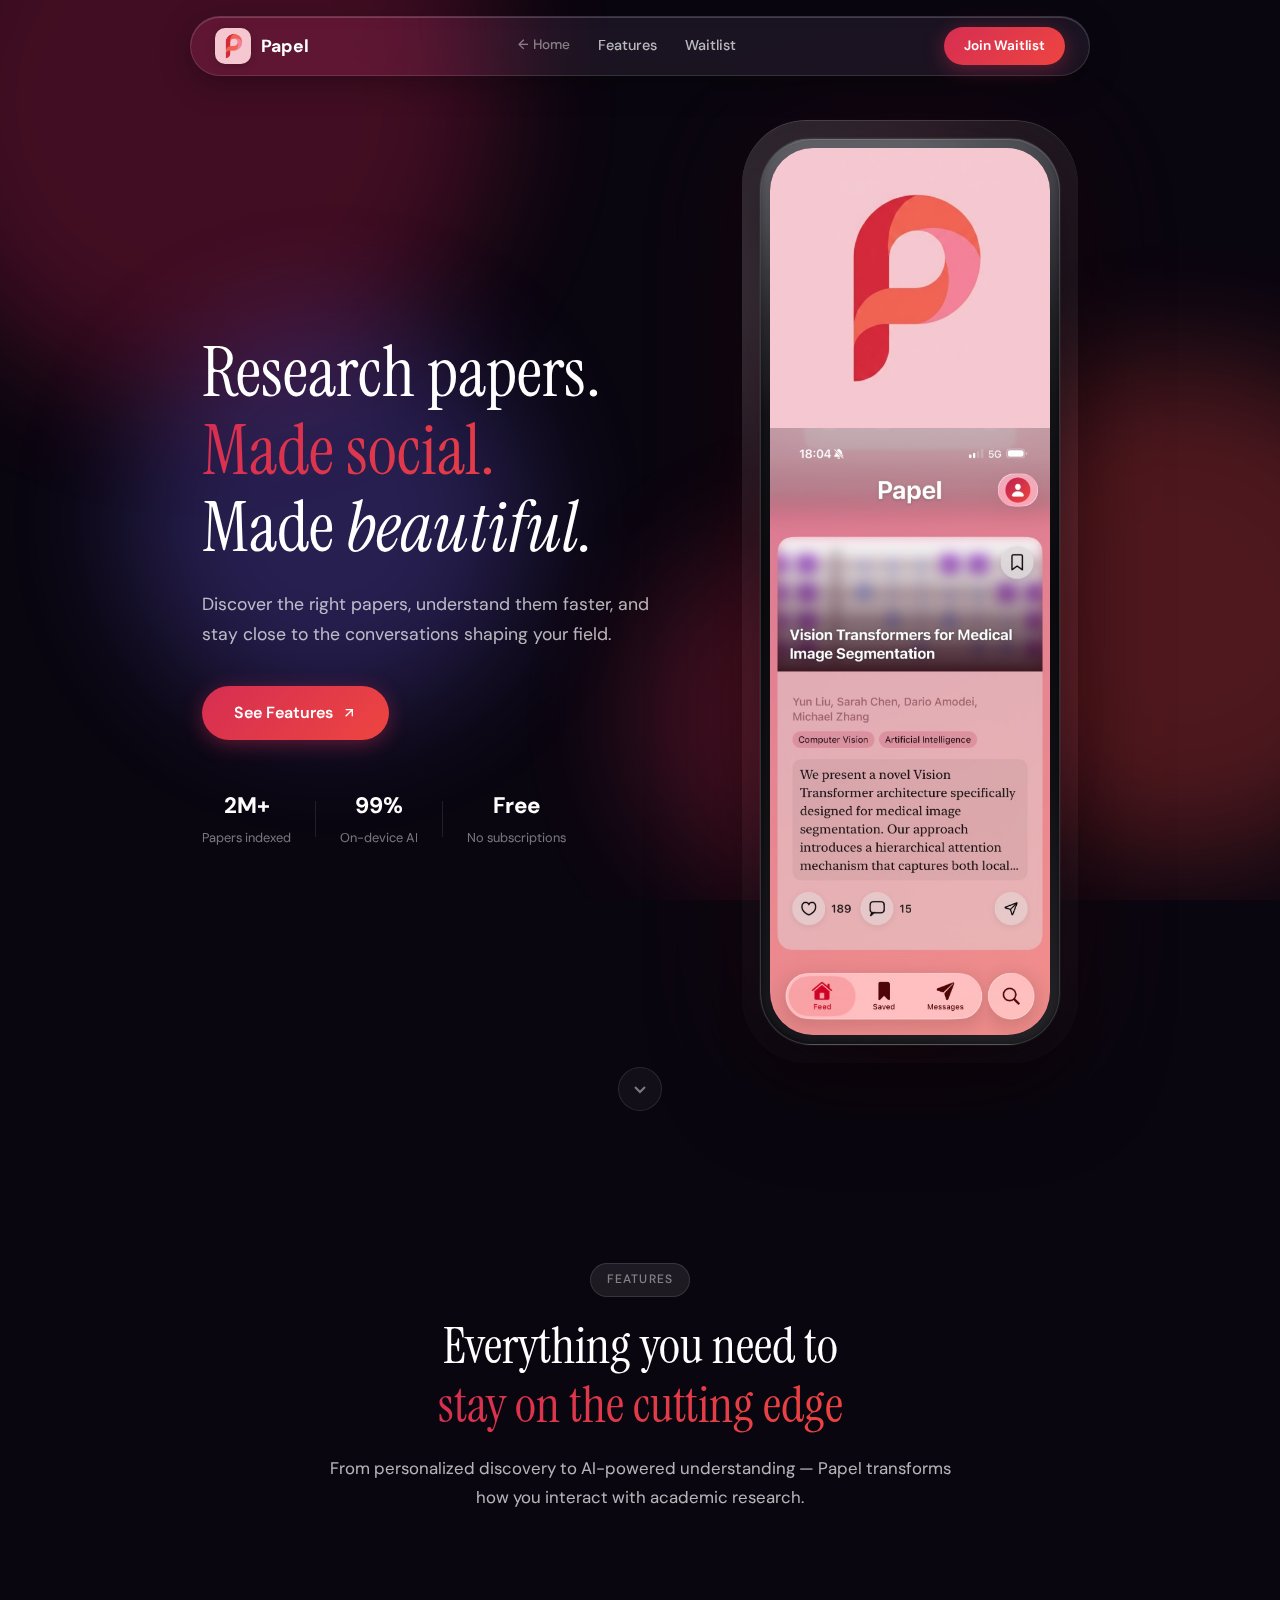
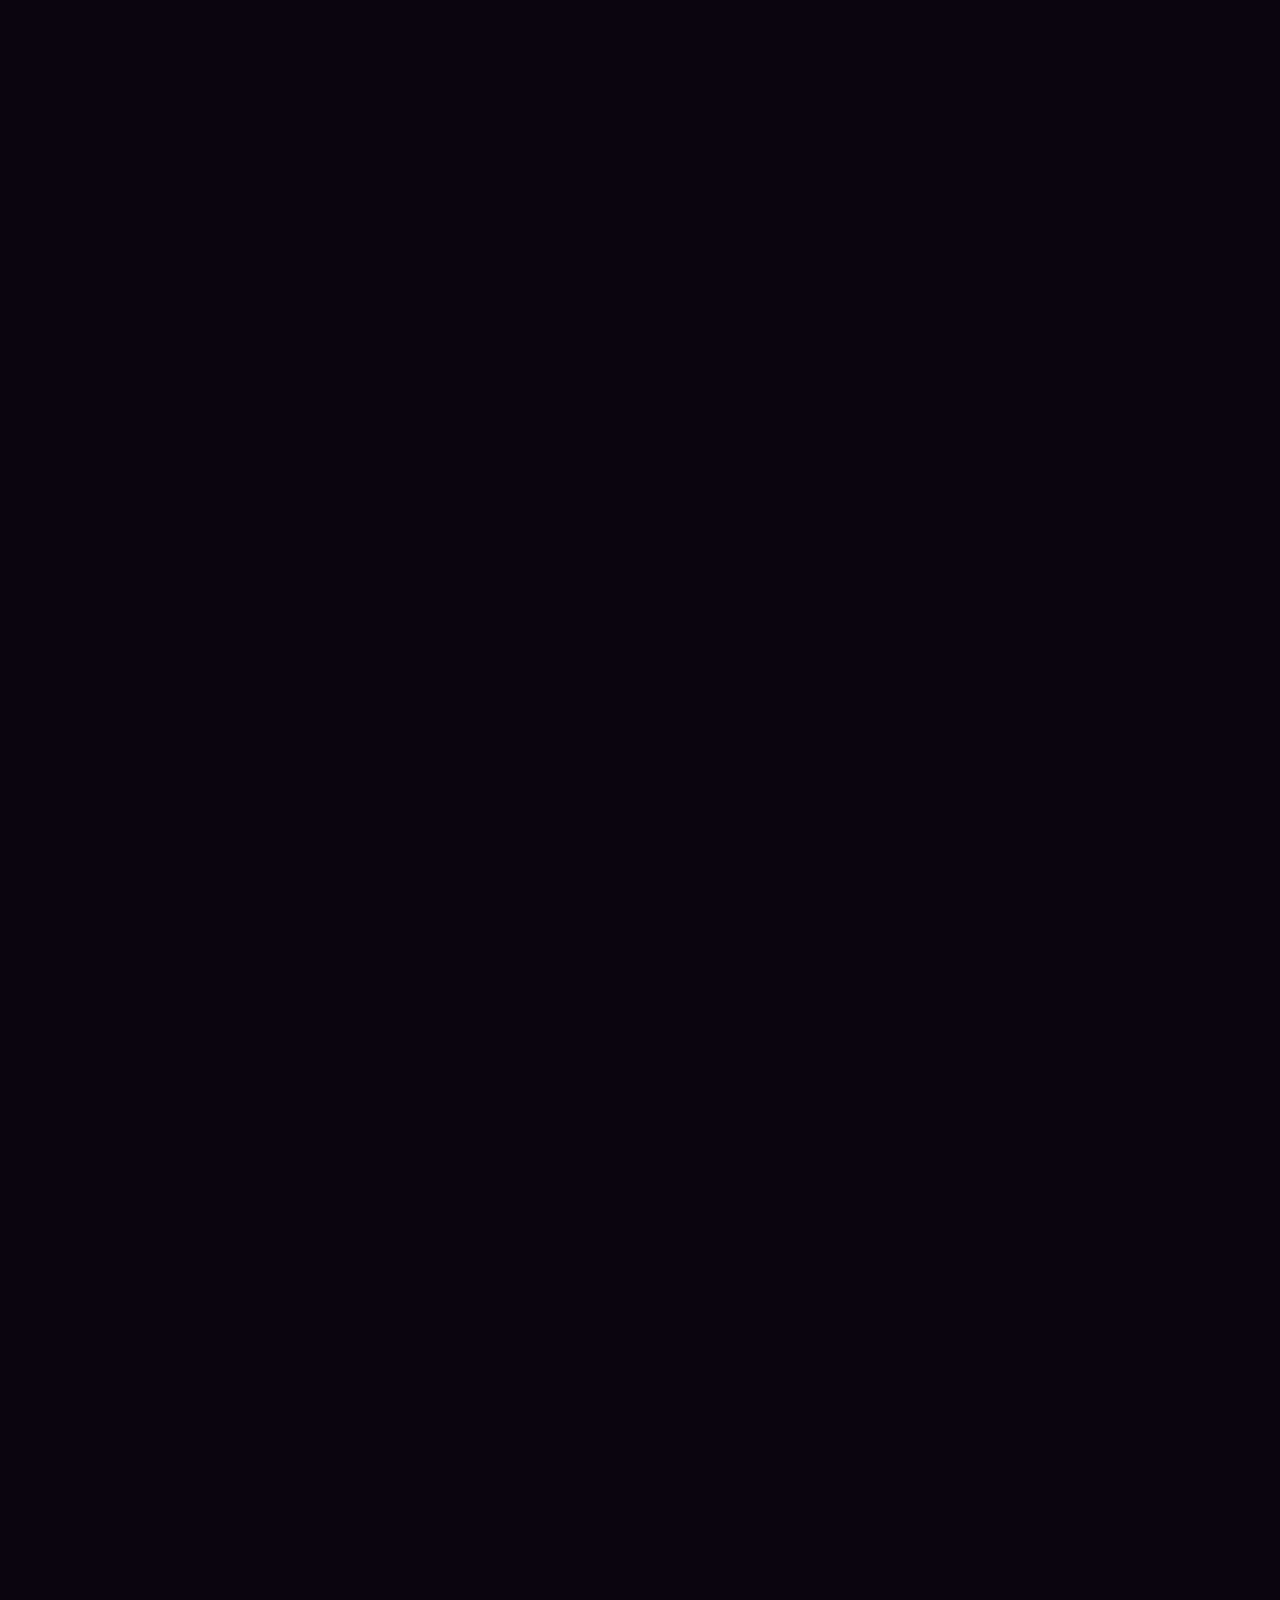
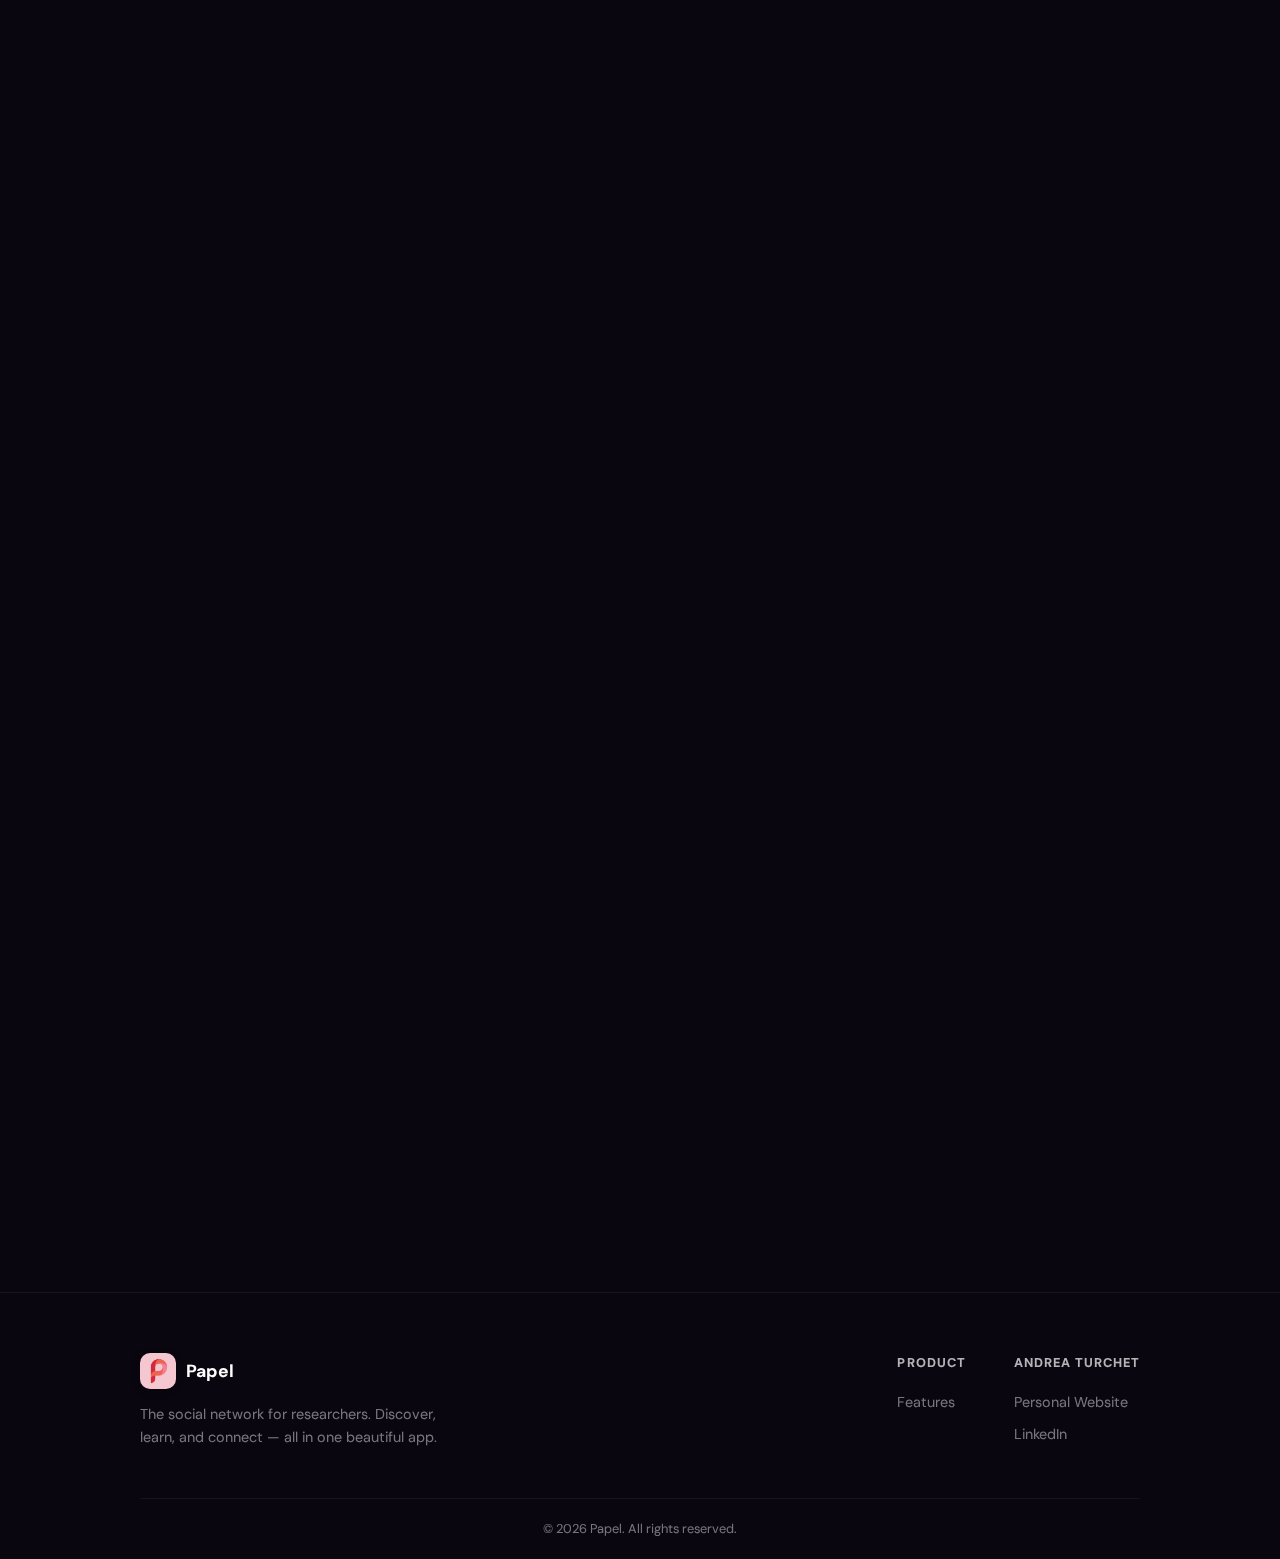
<file: website/index.html>
<!DOCTYPE html>
<html lang="en">

<head>
  <meta charset="UTF-8">
  <meta name="viewport" content="width=device-width, initial-scale=1.0">
  <title>Papel — The Social Network for Researchers</title>
  <meta name="description"
    content="Discover, read, and engage with academic papers. AI-powered summaries, quizzes, and a community of researchers — all in one beautiful app.">
  <link rel="preconnect" href="https://fonts.googleapis.com">
  <link rel="preconnect" href="https://fonts.gstatic.com" crossorigin>
  <link
    href="https://fonts.googleapis.com/css2?family=DM+Sans:ital,opsz,wght@0,9..40,300;0,9..40,400;0,9..40,500;0,9..40,600;0,9..40,700;1,9..40,400&family=Instrument+Serif:ital@0;1&family=Source+Serif+4:opsz,wght@8..60,400;8..60,500&display=swap"
    rel="stylesheet">
  <link rel="stylesheet" href="styles.css">
  <link rel="icon" href="assets/papel-logo.png" type="image/png">
</head>

<body>

  <div class="bg-orbs" aria-hidden="true">
    <div class="orb orb-1"></div>
    <div class="orb orb-2"></div>
    <div class="orb orb-3"></div>
    <div class="orb orb-4"></div>
  </div>

  <!-- Navigation -->
  <nav class="nav glass-panel" id="nav">
    <div class="nav-inner">
      <a href="#" class="nav-logo">
        <img src="assets/papel-logo.png" alt="Papel" class="nav-logo-img" width="36" height="36" decoding="async" />
        <span class="logo-text">Papel</span>
      </a>
      <div class="nav-links">
        <a href="../index.html" class="nav-home-link">&larr; Home</a>
        <a href="#features">Features</a>
        <a href="#waitlist">Waitlist</a>
      </div>
      <a href="#waitlist" class="btn btn-primary btn-sm">Join Waitlist</a>
      <button class="mobile-menu-btn" id="mobileMenuBtn" aria-label="Menu">
        <span></span><span></span><span></span>
      </button>
    </div>
    <div class="mobile-menu" id="mobileMenu">
      <a href="../index.html">&larr; Home</a>
      <a href="#features">Features</a>
      <a href="#waitlist" class="btn btn-primary">Join Waitlist</a>
    </div>
  </nav>

  <!-- Hero -->
  <section class="hero" id="hero">
    <div class="hero-content">
      <h1 class="hero-title">
        <span class="hero-line">Research papers.</span>
        <span class="hero-line accent">Made social.</span>
        <span class="hero-line">Made <em>beautiful.</em></span>
      </h1>
      <p class="hero-subtitle">Discover the right papers, understand them faster, and stay close to the conversations
        shaping your field.</p>
      <div class="hero-ctas">
        <a href="#features" class="btn btn-primary btn-lg">
          See Features
          <svg width="16" height="16" viewBox="0 0 24 24" fill="none" stroke="currentColor" stroke-width="2">
            <path d="M7 17l9.2-9.2M17 17V7H7" />
          </svg>
        </a>
      </div>
      <div class="hero-stats">
        <div class="stat"><span class="stat-num">2M+</span><span class="stat-label">Papers indexed</span></div>
        <div class="stat-divider"></div>
        <div class="stat"><span class="stat-num">100%</span><span class="stat-label">On-device AI</span></div>
        <div class="stat-divider"></div>
        <div class="stat"><span class="stat-num">Free</span><span class="stat-label">No subscriptions</span></div>
      </div>
    </div>
    <div class="hero-phone-wrap">
      <div class="phone-device phone-device--real-screenshot" id="heroPhone">
        <div class="phone-screen phone-screen--screenshot">
          <div class="phone-splash" id="phoneSplash">
            <img src="assets/papel-logo.png" alt="Papel" class="phone-splash-logo" />
          </div>
          <img src="assets/screenshot-feed.png" alt="Papel feed showing a paper card" class="phone-screenshot"
            width="1179" height="2556" decoding="async" fetchpriority="high" />
        </div>
      </div>
      <div class="phone-glow"></div>
    </div>
    <a href="#features" class="hero-scroll-arrow" aria-label="Scroll to features">
      <svg width="24" height="24" viewBox="0 0 24 24" fill="none" stroke="currentColor" stroke-width="2">
        <path d="M7 10l5 5 5-5" />
      </svg>
    </a>
  </section>

  <!-- Features -->
  <section class="features" id="features">
    <div class="section-header">
      <span class="section-tag glass-pill">FEATURES</span>
      <h2 class="section-title">Everything you need to<br><span class="accent">stay on the cutting edge</span></h2>
      <p class="section-desc">From personalized discovery to AI-powered understanding &mdash; Papel transforms how you
        interact with academic research.</p>
    </div>

    <div class="feature-grid">
      <!-- Feature 1: Feed -->
      <div class="feature-card glass-card reveal">
        <div class="feature-card-inner">
          <div class="feature-info">
            <span class="feature-tag">DISCOVERY</span>
            <h3>A feed that knows<br>what you're researching</h3>
            <p>Papers ranked by your interests, trending topics, freshness, and community engagement. Choose a feed mode
              in Settings when you want Latest instead of recommendations.</p>
            <ul class="feature-list">
              <li><svg width="16" height="16" viewBox="0 0 24 24" fill="none" stroke="currentColor" stroke-width="2.5">
                  <polyline points="20 6 9 17 4 12" />
                </svg>Vector-similarity powered recommendations</li>
              <li><svg width="16" height="16" viewBox="0 0 24 24" fill="none" stroke="currentColor" stroke-width="2.5">
                  <polyline points="20 6 9 17 4 12" />
                </svg>Full-screen immersive paper cards</li>
              <li><svg width="16" height="16" viewBox="0 0 24 24" fill="none" stroke="currentColor" stroke-width="2.5">
                  <polyline points="20 6 9 17 4 12" />
                </svg>Never see the same paper twice</li>
            </ul>
          </div>
          <div class="feature-visual">
            <div class="mini-phone mini-phone--shot">
              <div class="mini-phone-screen mini-phone-screen--shot">
                <img src="assets/screenshot-feed.png" alt="Papel feed" class="mini-shot-img mini-shot-img--feed"
                  width="400" height="867" loading="lazy" decoding="async" />
              </div>
            </div>
          </div>
        </div>
      </div>

      <!-- Feature 2: AI Chat -->
      <div class="feature-card glass-card reveal">
        <div class="feature-card-inner">
          <div class="feature-info">
            <span class="feature-tag">AI CHAT</span>
            <h3>Talk to any paper.<br>Get instant answers.</h3>
            <p>Ask questions about any paper and get grounded answers from the full PDF &mdash; powered entirely
              on-device using Apple Intelligence or local MLX models.</p>
            <ul class="feature-list">
              <li><svg width="16" height="16" viewBox="0 0 24 24" fill="none" stroke="currentColor" stroke-width="2.5">
                  <polyline points="20 6 9 17 4 12" />
                </svg>RAG pipeline over full PDF text</li>
              <li><svg width="16" height="16" viewBox="0 0 24 24" fill="none" stroke="currentColor" stroke-width="2.5">
                  <polyline points="20 6 9 17 4 12" />
                </svg>100% on-device — your data never leaves</li>
              <li><svg width="16" height="16" viewBox="0 0 24 24" fill="none" stroke="currentColor" stroke-width="2.5">
                  <polyline points="20 6 9 17 4 12" />
                </svg>Apple Intelligence or local MLX backend</li>
            </ul>
          </div>
          <div class="feature-visual">
            <div class="mini-phone mini-phone--shot">
              <div class="mini-phone-screen mini-phone-screen--shot">
                <img src="assets/screenshot-chat-paper.png" alt="Chatting with a paper in Papel"
                  class="mini-shot-img mini-shot-img--chat" width="472" height="1024" loading="lazy" decoding="async" />
              </div>
            </div>
          </div>
        </div>
      </div>

      <!-- Feature 3: Quiz -->
      <div class="feature-card glass-card reveal">
        <div class="feature-card-inner">
          <div class="feature-info">
            <span class="feature-tag">GAMIFICATION</span>
            <h3>Test your knowledge.<br>Earn XP. Level up.</h3>
            <p>AI-generated quizzes on every paper. Score perfectly to earn +50 XP, maintain streaks, and climb the
              academic ranks from Undergrad to Nobel Laureate.</p>
            <ul class="feature-list">
              <li><svg width="16" height="16" viewBox="0 0 24 24" fill="none" stroke="currentColor" stroke-width="2.5">
                  <polyline points="20 6 9 17 4 12" />
                </svg>3-question quizzes per paper</li>
              <li><svg width="16" height="16" viewBox="0 0 24 24" fill="none" stroke="currentColor" stroke-width="2.5">
                  <polyline points="20 6 9 17 4 12" />
                </svg>XP, streaks & academic ranks</li>
              <li><svg width="16" height="16" viewBox="0 0 24 24" fill="none" stroke="currentColor" stroke-width="2.5">
                  <polyline points="20 6 9 17 4 12" />
                </svg>Master papers to track expertise</li>
            </ul>
          </div>
          <div class="feature-visual">
            <div class="mini-phone mini-phone--shot">
              <div class="mini-phone-screen mini-phone-screen--shot">
                <img src="assets/screenshot-quiz-paper.png" alt="Knowledge quiz in Papel"
                  class="mini-shot-img mini-shot-img--quiz" width="472" height="1024" loading="lazy" decoding="async" />
              </div>
            </div>
          </div>
        </div>
      </div>

      <!-- Feature 4: Social -->
      <div class="feature-card glass-card reveal">
        <div class="feature-card-inner">
          <div class="feature-info">
            <span class="feature-tag">COMMUNITY</span>
            <h3>Connect with<br>fellow researchers</h3>
            <p>Like and comment on papers, share discoveries with colleagues via direct messages, and build your
              academic profile in a community that values knowledge.</p>
            <ul class="feature-list">
              <li><svg width="16" height="16" viewBox="0 0 24 24" fill="none" stroke="currentColor" stroke-width="2.5">
                  <polyline points="20 6 9 17 4 12" />
                </svg>Likes, comments & shares</li>
              <li><svg width="16" height="16" viewBox="0 0 24 24" fill="none" stroke="currentColor" stroke-width="2.5">
                  <polyline points="20 6 9 17 4 12" />
                </svg>Direct messages between researchers</li>
              <li><svg width="16" height="16" viewBox="0 0 24 24" fill="none" stroke="currentColor" stroke-width="2.5">
                  <polyline points="20 6 9 17 4 12" />
                </svg>Academic profile & rank badges</li>
            </ul>
          </div>
          <div class="feature-visual">
            <div class="mini-phone mini-phone--shot">
              <div class="mini-phone-screen mini-phone-screen--shot">
                <img src="assets/screenshot-comments.png" alt="Comments in Papel"
                  class="mini-shot-img mini-shot-img--social" width="400" height="867" loading="lazy"
                  decoding="async" />
              </div>
            </div>
          </div>
        </div>
      </div>
    </div>
  </section>



  <!-- Waitlist -->
  <section class="waitlist" id="waitlist">
    <div class="waitlist-inner glass-card reveal">
      <span class="section-tag glass-pill">COMING SOON</span>
      <h2 class="waitlist-title">Launching in <span class="accent">2026</span></h2>
      <p class="waitlist-desc">Be the first to know when Papel hits the App Store. Drop your email and we'll notify you on launch day.</p>
      <form class="waitlist-form" id="waitlistForm">
        <div class="waitlist-stage" id="waitlistStage">
          <div class="waitlist-active" id="waitlistActive" aria-hidden="false">
            <div class="waitlist-input-wrap">
              <input type="email" id="waitlistEmail" placeholder="you@mail.com" required autocomplete="email" />
              <button type="submit" class="btn btn-primary btn-lg" id="waitlistBtn">Join Waitlist</button>
            </div>
          </div>
          <div class="waitlist-done" id="waitlistDone" hidden aria-hidden="true">
            <div class="waitlist-thanks-pillow btn btn-primary btn-lg" id="waitlistThanksPillow">
              <span class="waitlist-thanks-text">Thanks! 🎮 Play</span>
            </div>
          </div>
        </div>
        <input type="text" name="company_url" id="waitlistHp" tabindex="-1" autocomplete="off" aria-hidden="true" style="position:absolute;left:-9999px;opacity:0;height:0;width:0;overflow:hidden;" />
        <p class="waitlist-msg" id="waitlistMsg" aria-live="polite"></p>
      </form>
    </div>
  </section>

  <!-- Academic Bird Game Modal -->
  <div class="game-modal" id="gameModal" hidden aria-hidden="true">
    <div class="game-overlay" id="gameOverlay"></div>
    <div class="game-container">
      <div class="game-header">
        <h3>📄 Attention Bird</h3>
        <p class="game-subtitle">Navigate through research papers!</p>
        <button class="game-close-btn" id="gameCloseBtn" aria-label="Close game">✕</button>
      </div>
      <div class="game-canvas-wrap">
        <canvas id="gameCanvas"></canvas>
        <div class="game-start-screen" id="gameStartScreen">
          <div class="game-bird-preview">
            <img src="assets/game/bird-attention.png" alt="" class="game-bird-preview-img" width="96" height="72" decoding="async" />
          </div>
          <h4>Attention Is All You Need</h4>
          <p>Dodge real paper thumbnails &mdash; tap, click, or Space!</p>
          <button class="btn btn-primary btn-lg" id="gameStartBtn">Start Game</button>
        </div>
        <div class="game-score" id="gameScore">0</div>
        <div class="game-over-screen" id="gameOverScreen" hidden>
          <h4>Game Over!</h4>
          <p class="game-final-score">Score: <span id="finalScore">0</span></p>
          <p class="game-best-score">Best: <span id="bestScore">0</span></p>
          <button class="btn btn-primary btn-lg" id="gameRestartBtn">Play Again</button>
        </div>
      </div>
      <div class="game-credits">
        <p>Paper credits (arXiv): 
          <a href="https://arxiv.org/abs/1706.03762" target="_blank" rel="noopener">Attention</a>, 
          <a href="https://arxiv.org/abs/1810.04805" target="_blank" rel="noopener">BERT</a>, 
          <a href="https://arxiv.org/abs/1512.03385" target="_blank" rel="noopener">ResNet</a>, 
          <a href="https://arxiv.org/abs/2005.14165" target="_blank" rel="noopener">GPT-3</a>
        </p>
      </div>
    </div>
  </div>

  <!-- Footer -->
  <footer class="footer">
    <div class="footer-inner">
      <div class="footer-brand"><a href="#" class="nav-logo"><img src="assets/papel-logo.png" alt="Papel"
            class="nav-logo-img" width="36" height="36" decoding="async" /><span class="logo-text">Papel</span></a>
        <p>The social network for researchers. Discover, learn, and connect &mdash; all in one beautiful app.</p>
      </div>
      <div class="footer-links">
        <div class="footer-col">
          <h4>Product</h4><a href="#features">Features</a>
        </div>
        <div class="footer-col">
          <h4>Andrea Turchet</h4><a href="../index.html">Personal Website</a><a
            href="https://www.linkedin.com/in/andrea-turchet-90a303229/" target="_blank">LinkedIn</a>
        </div>
      </div>
    </div>
    <div class="footer-bottom">
      <p>&copy; 2026 Papel. All rights reserved.</p>
    </div>
  </footer>

  <script src="script.js"></script>
</body>

</html>
</file>
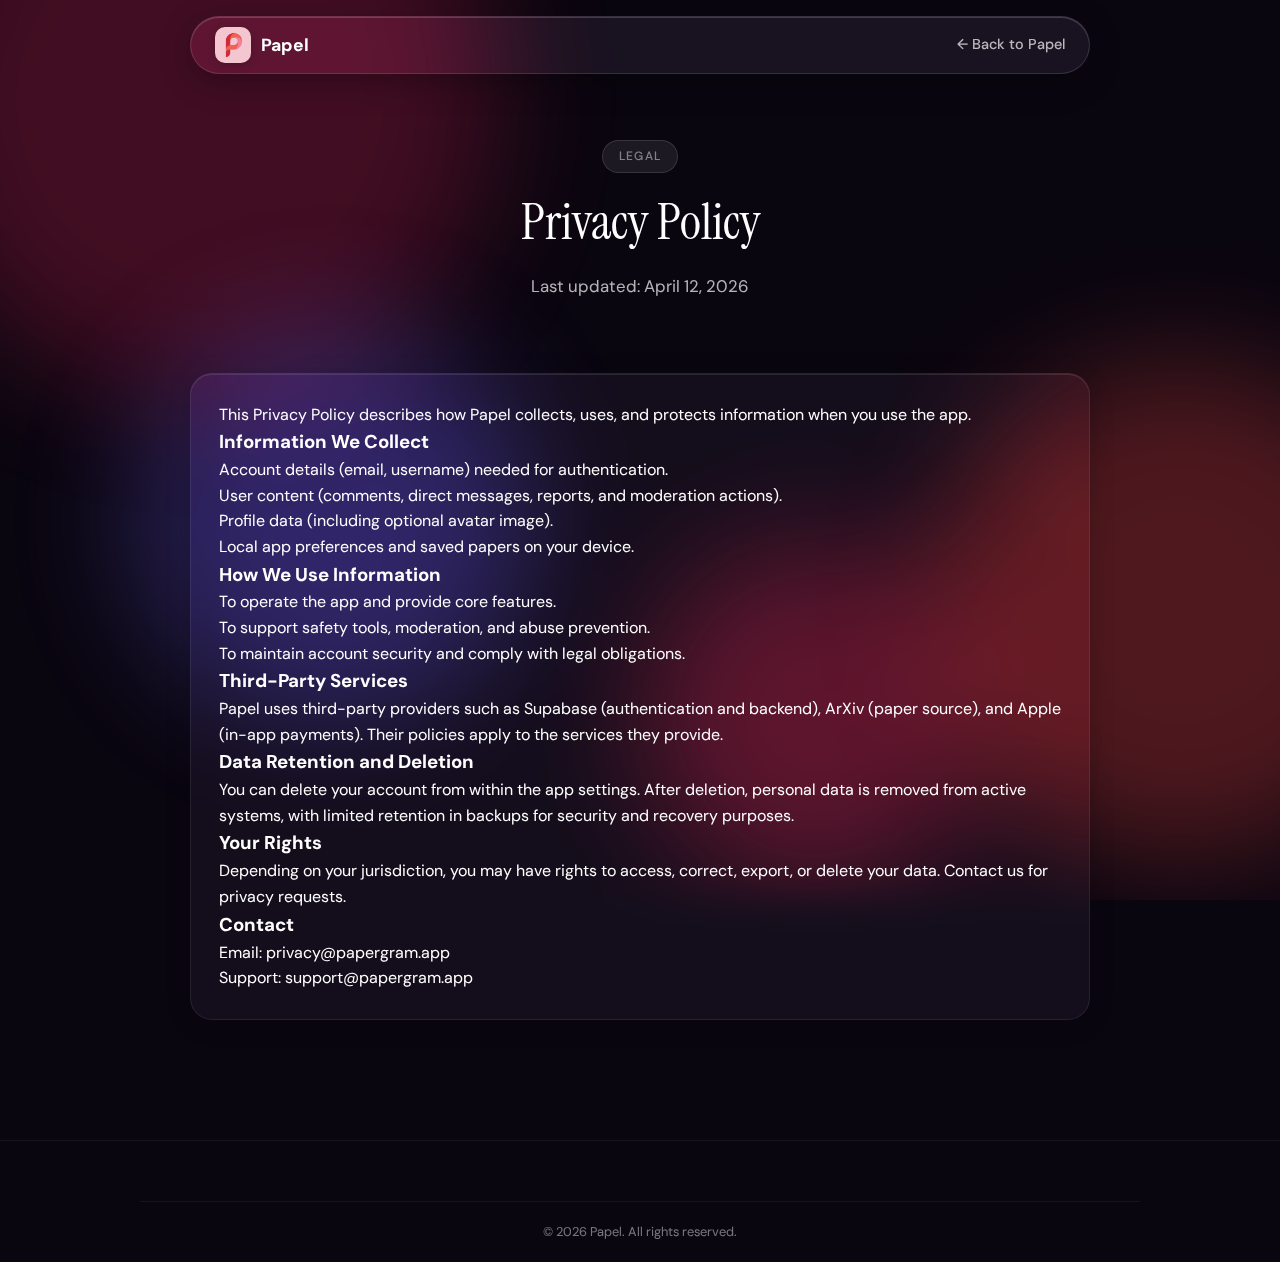
<file: website/privacy.html>
<!DOCTYPE html>
<html lang="en">
<head>
  <meta charset="UTF-8">
  <meta name="viewport" content="width=device-width, initial-scale=1.0">
  <title>Papel Privacy Policy</title>
  <meta name="description" content="Privacy Policy for Papel.">
  <link rel="preconnect" href="https://fonts.googleapis.com">
  <link rel="preconnect" href="https://fonts.gstatic.com" crossorigin>
  <link
    href="https://fonts.googleapis.com/css2?family=DM+Sans:ital,opsz,wght@0,9..40,300;0,9..40,400;0,9..40,500;0,9..40,600;0,9..40,700;1,9..40,400&family=Instrument+Serif:ital@0;1&family=Source+Serif+4:opsz,wght@8..60,400;8..60,500&display=swap"
    rel="stylesheet">
  <link rel="stylesheet" href="styles.css">
  <link rel="icon" href="assets/papel-logo.png" type="image/png">
</head>
<body>
  <div class="bg-orbs" aria-hidden="true">
    <div class="orb orb-1"></div>
    <div class="orb orb-2"></div>
    <div class="orb orb-3"></div>
    <div class="orb orb-4"></div>
  </div>

  <nav class="nav glass-panel" id="nav">
    <div class="nav-inner">
      <a href="index.html" class="nav-logo">
        <img src="assets/papel-logo.png" alt="Papel" class="nav-logo-img" width="36" height="36" decoding="async" />
        <span class="logo-text">Papel</span>
      </a>
      <div class="nav-links">
        <a href="index.html">&larr; Back to Papel</a>
      </div>
    </div>
  </nav>

  <section class="features" style="padding-top: 140px;">
    <div class="section-header">
      <span class="section-tag glass-pill">LEGAL</span>
      <h1 class="section-title">Privacy Policy</h1>
      <p class="section-desc">Last updated: April 12, 2026</p>
    </div>

    <div class="glass-card" style="max-width: 900px; margin: 0 auto; padding: 28px;">
      <p>
        This Privacy Policy describes how Papel collects, uses, and protects information when you use the app.
      </p>

      <h3>Information We Collect</h3>
      <ul>
        <li>Account details (email, username) needed for authentication.</li>
        <li>User content (comments, direct messages, reports, and moderation actions).</li>
        <li>Profile data (including optional avatar image).</li>
        <li>Local app preferences and saved papers on your device.</li>
      </ul>

      <h3>How We Use Information</h3>
      <ul>
        <li>To operate the app and provide core features.</li>
        <li>To support safety tools, moderation, and abuse prevention.</li>
        <li>To maintain account security and comply with legal obligations.</li>
      </ul>

      <h3>Third-Party Services</h3>
      <p>
        Papel uses third-party providers such as Supabase (authentication and backend), ArXiv (paper source),
        and Apple (in-app payments). Their policies apply to the services they provide.
      </p>

      <h3>Data Retention and Deletion</h3>
      <p>
        You can delete your account from within the app settings. After deletion, personal data is removed from active
        systems, with limited retention in backups for security and recovery purposes.
      </p>

      <h3>Your Rights</h3>
      <p>
        Depending on your jurisdiction, you may have rights to access, correct, export, or delete your data.
        Contact us for privacy requests.
      </p>

      <h3>Contact</h3>
      <p>
        Email: <a href="mailto:privacy@papergram.app">privacy@papergram.app</a><br>
        Support: <a href="mailto:support@papergram.app">support@papergram.app</a>
      </p>
    </div>
  </section>

  <footer class="footer">
    <div class="footer-bottom">
      <p>&copy; 2026 Papel. All rights reserved.</p>
    </div>
  </footer>
</body>
</html>
</file>
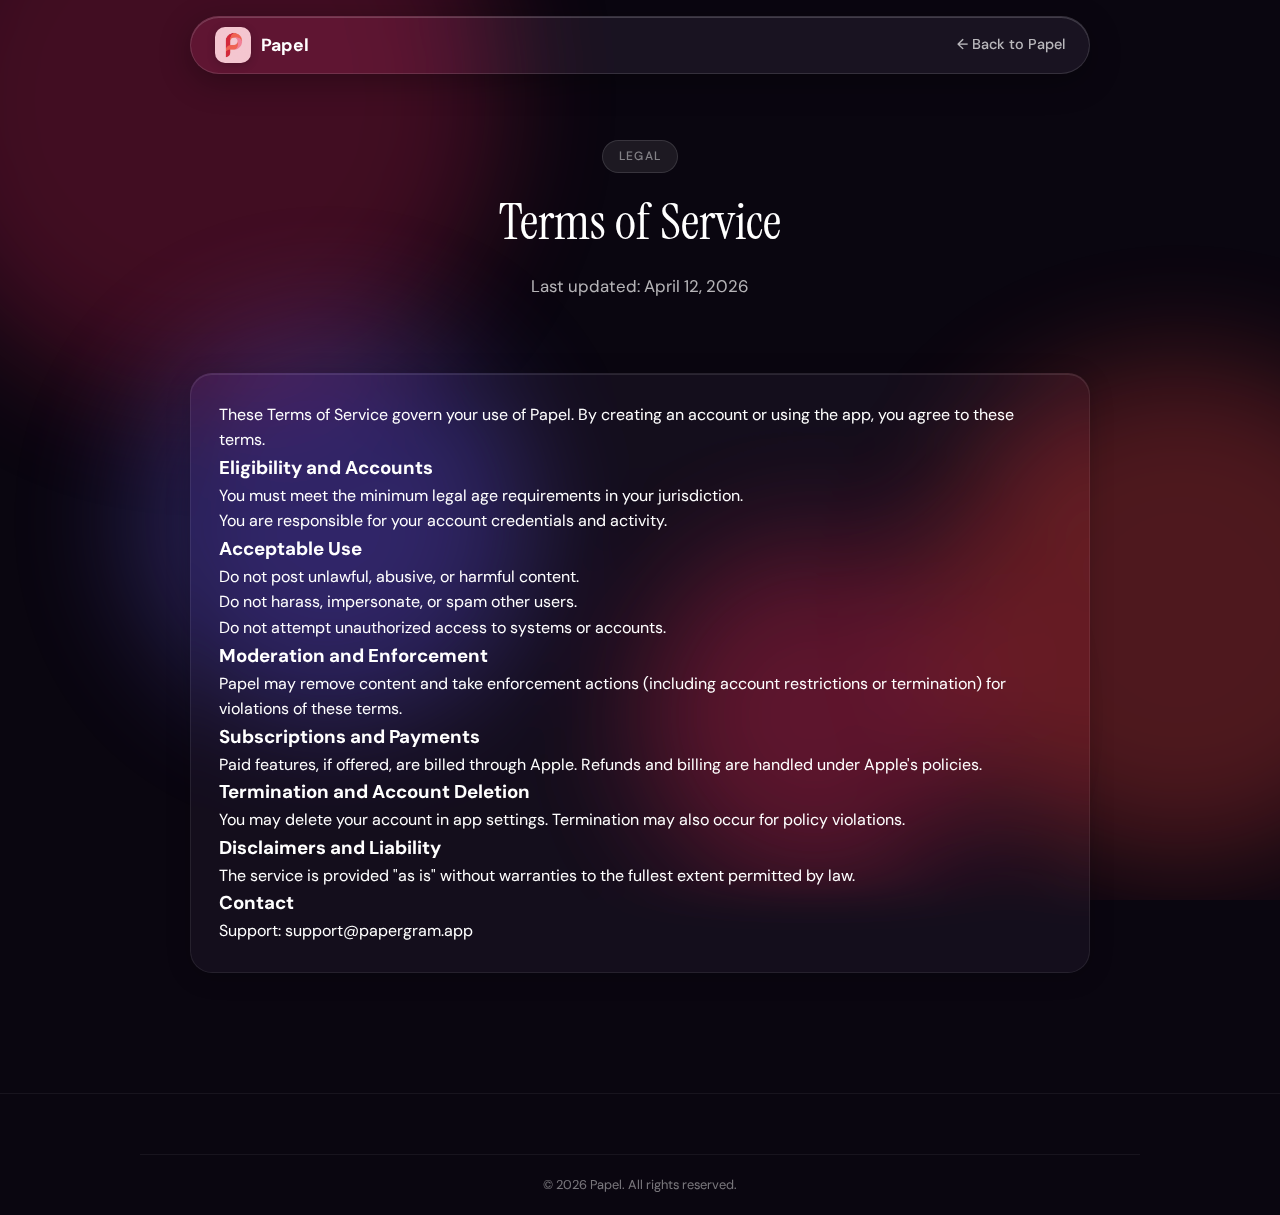
<file: website/terms.html>
<!DOCTYPE html>
<html lang="en">
<head>
  <meta charset="UTF-8">
  <meta name="viewport" content="width=device-width, initial-scale=1.0">
  <title>Papel Terms of Service</title>
  <meta name="description" content="Terms of Service for Papel.">
  <link rel="preconnect" href="https://fonts.googleapis.com">
  <link rel="preconnect" href="https://fonts.gstatic.com" crossorigin>
  <link
    href="https://fonts.googleapis.com/css2?family=DM+Sans:ital,opsz,wght@0,9..40,300;0,9..40,400;0,9..40,500;0,9..40,600;0,9..40,700;1,9..40,400&family=Instrument+Serif:ital@0;1&family=Source+Serif+4:opsz,wght@8..60,400;8..60,500&display=swap"
    rel="stylesheet">
  <link rel="stylesheet" href="styles.css">
  <link rel="icon" href="assets/papel-logo.png" type="image/png">
</head>
<body>
  <div class="bg-orbs" aria-hidden="true">
    <div class="orb orb-1"></div>
    <div class="orb orb-2"></div>
    <div class="orb orb-3"></div>
    <div class="orb orb-4"></div>
  </div>

  <nav class="nav glass-panel" id="nav">
    <div class="nav-inner">
      <a href="index.html" class="nav-logo">
        <img src="assets/papel-logo.png" alt="Papel" class="nav-logo-img" width="36" height="36" decoding="async" />
        <span class="logo-text">Papel</span>
      </a>
      <div class="nav-links">
        <a href="index.html">&larr; Back to Papel</a>
      </div>
    </div>
  </nav>

  <section class="features" style="padding-top: 140px;">
    <div class="section-header">
      <span class="section-tag glass-pill">LEGAL</span>
      <h1 class="section-title">Terms of Service</h1>
      <p class="section-desc">Last updated: April 12, 2026</p>
    </div>

    <div class="glass-card" style="max-width: 900px; margin: 0 auto; padding: 28px;">
      <p>
        These Terms of Service govern your use of Papel. By creating an account or using the app,
        you agree to these terms.
      </p>

      <h3>Eligibility and Accounts</h3>
      <ul>
        <li>You must meet the minimum legal age requirements in your jurisdiction.</li>
        <li>You are responsible for your account credentials and activity.</li>
      </ul>

      <h3>Acceptable Use</h3>
      <ul>
        <li>Do not post unlawful, abusive, or harmful content.</li>
        <li>Do not harass, impersonate, or spam other users.</li>
        <li>Do not attempt unauthorized access to systems or accounts.</li>
      </ul>

      <h3>Moderation and Enforcement</h3>
      <p>
        Papel may remove content and take enforcement actions (including account restrictions or termination)
        for violations of these terms.
      </p>

      <h3>Subscriptions and Payments</h3>
      <p>
        Paid features, if offered, are billed through Apple. Refunds and billing are handled under Apple's policies.
      </p>

      <h3>Termination and Account Deletion</h3>
      <p>
        You may delete your account in app settings. Termination may also occur for policy violations.
      </p>

      <h3>Disclaimers and Liability</h3>
      <p>
        The service is provided "as is" without warranties to the fullest extent permitted by law.
      </p>

      <h3>Contact</h3>
      <p>
        Support: <a href="mailto:support@papergram.app">support@papergram.app</a>
      </p>
    </div>
  </section>

  <footer class="footer">
    <div class="footer-bottom">
      <p>&copy; 2026 Papel. All rights reserved.</p>
    </div>
  </footer>
</body>
</html>
</file>
<file: website/styles.css>
/* ============================================
   PAPEL MARKETING WEBSITE
   Liquid Glass Design System
   ============================================ */

:root {
  --papel-lilac: #D62E52;
  --papel-rose: #C21F4D;
  --papel-coral: #ED4540;
  --papel-burgundy: #4D0D1F;
  --papel-burgundy-light: #8C1F26;
  --device-shot-ratio: 472 / 1024;

  --glass-bg: rgba(255, 255, 255, 0.06);
  --glass-border: rgba(255, 255, 255, 0.12);
  --glass-highlight: rgba(255, 255, 255, 0.18);
  --glass-blur: 40px;
  --glass-saturate: 180%;

  --text-primary: #ffffff;
  --text-secondary: rgba(255, 255, 255, 0.7);
  --text-tertiary: rgba(255, 255, 255, 0.45);

  --bg-deep: #0a0610;
  --bg-surface: #120c1e;

  --radius-sm: 8px;
  --radius-md: 14px;
  --radius-lg: 22px;
  --radius-xl: 32px;
  --radius-pill: 100px;

  --font-display: 'Instrument Serif', Georgia, serif;
  --font-body: 'DM Sans', system-ui, sans-serif;
  --font-serif: 'Source Serif 4', 'Georgia', serif;

  --ease-out-expo: cubic-bezier(0.16, 1, 0.3, 1);
  --ease-spring: cubic-bezier(0.34, 1.56, 0.64, 1);
}

/* ---- Reset & Base ---- */

*,
*::before,
*::after {
  box-sizing: border-box;
  margin: 0;
  padding: 0;
}

html {
  -webkit-text-size-adjust: 100%;
}

body {
  font-family: var(--font-body);
  background: var(--bg-deep);
  color: var(--text-primary);
  overflow-x: hidden;
  line-height: 1.6;
  -webkit-font-smoothing: antialiased;
}

a {
  color: inherit;
  text-decoration: none;
}

button {
  cursor: pointer;
  border: none;
  background: none;
  font: inherit;
  color: inherit;
}

img {
  max-width: 100%;
  display: block;
}

ul {
  list-style: none;
}

/* ---- Background Orbs ---- */

.bg-orbs {
  position: fixed;
  inset: 0;
  z-index: 0;
  pointer-events: none;
  overflow: hidden;
  contain: strict;
}

.orb {
  position: absolute;
  border-radius: 50%;
  filter: blur(60px);
  opacity: 0.3;
  will-change: transform;
  transform: translateZ(0);
}

.orb-1 {
  width: 600px;
  height: 600px;
  background: var(--papel-rose);
  top: -200px;
  left: -100px;
  animation: orbFloat1 25s ease-in-out infinite;
}

.orb-2 {
  width: 500px;
  height: 500px;
  background: var(--papel-coral);
  top: 40%;
  right: -150px;
  animation: orbFloat2 30s ease-in-out infinite;
}

.orb-3 {
  width: 400px;
  height: 400px;
  background: #6c5ce7;
  bottom: 20%;
  left: 10%;
  animation: orbFloat3 20s ease-in-out infinite;
}

.orb-4 {
  width: 350px;
  height: 350px;
  background: var(--papel-lilac);
  top: 60%;
  left: 50%;
  animation: orbFloat4 35s ease-in-out infinite;
}

@keyframes orbFloat1 {

  0%,
  100% {
    transform: translate(0, 0) scale(1);
  }

  33% {
    transform: translate(120px, 80px) scale(1.1);
  }

  66% {
    transform: translate(-60px, 150px) scale(0.9);
  }
}

@keyframes orbFloat2 {

  0%,
  100% {
    transform: translate(0, 0) scale(1);
  }

  33% {
    transform: translate(-100px, -60px) scale(1.15);
  }

  66% {
    transform: translate(80px, 100px) scale(0.85);
  }
}

@keyframes orbFloat3 {

  0%,
  100% {
    transform: translate(0, 0) scale(1);
  }

  50% {
    transform: translate(150px, -80px) scale(1.1);
  }
}

@keyframes orbFloat4 {

  0%,
  100% {
    transform: translate(0, 0) scale(1);
  }

  40% {
    transform: translate(-120px, 60px) scale(1.2);
  }

  70% {
    transform: translate(80px, -100px) scale(0.9);
  }
}

/* ---- Glass Design Primitives ---- */

.glass-panel {
  background: var(--glass-bg);
  backdrop-filter: blur(20px) saturate(150%);
  -webkit-backdrop-filter: blur(20px) saturate(150%);
  border: 1px solid var(--glass-border);
  box-shadow:
    inset 0 1px 0 var(--glass-highlight),
    0 8px 32px rgba(0, 0, 0, 0.3);
  transform: translateZ(0);
}

.glass-card {
  background: rgba(255, 255, 255, 0.04);
  backdrop-filter: blur(16px) saturate(140%);
  -webkit-backdrop-filter: blur(16px) saturate(140%);
  border: 1px solid rgba(255, 255, 255, 0.08);
  border-radius: var(--radius-lg);
  box-shadow:
    inset 0 1px 0 rgba(255, 255, 255, 0.1),
    0 4px 24px rgba(0, 0, 0, 0.2);
  transform: translateZ(0);
}

.glass-pill {
  background: rgba(255, 255, 255, 0.08);
  backdrop-filter: blur(20px);
  -webkit-backdrop-filter: blur(20px);
  border: 1px solid rgba(255, 255, 255, 0.12);
  border-radius: var(--radius-pill);
  padding: 6px 16px;
  font-size: 0.8rem;
  font-weight: 500;
  letter-spacing: 0.02em;
}

/* ---- Buttons ---- */

.btn {
  display: inline-flex;
  align-items: center;
  gap: 8px;
  font-weight: 600;
  border-radius: var(--radius-pill);
  transition: all 0.3s var(--ease-out-expo);
  white-space: nowrap;
}

.btn-sm {
  padding: 8px 20px;
  font-size: 0.85rem;
}

.btn-lg {
  padding: 14px 32px;
  font-size: 1rem;
}

.btn-primary {
  background: linear-gradient(135deg, var(--papel-lilac), var(--papel-coral));
  color: white;
  box-shadow: 0 4px 20px rgba(214, 46, 82, 0.4);
}

.btn-primary:hover {
  transform: translateY(-2px);
  box-shadow: 0 8px 32px rgba(214, 46, 82, 0.5);
}

.btn-glass {
  background: rgba(255, 255, 255, 0.08);
  backdrop-filter: blur(20px);
  -webkit-backdrop-filter: blur(20px);
  border: 1px solid rgba(255, 255, 255, 0.15);
  color: white;
}

.btn-glass:hover {
  background: rgba(255, 255, 255, 0.14);
  transform: translateY(-2px);
}

/* ---- Navigation ---- */

.nav {
  position: fixed;
  top: 16px;
  left: 50%;
  transform: translateX(-50%);
  z-index: 1000;
  border-radius: var(--radius-pill);
  width: min(92%, 900px);
  transition: all 0.4s var(--ease-out-expo);
}

.nav-inner {
  display: flex;
  align-items: center;
  justify-content: space-between;
  padding: 10px 24px 10px 24px;
  gap: 24px;
}

.nav-logo {
  display: flex;
  align-items: center;
  gap: 10px;
  font-weight: 700;
  font-size: 1.1rem;
}

.nav-logo-img {
  width: 36px;
  height: 36px;
  border-radius: 10px;
  object-fit: cover;
  flex-shrink: 0;
  box-shadow: 0 2px 8px rgba(0, 0, 0, 0.2);
}

.nav-links {
  display: flex;
  gap: 28px;
  font-size: 0.9rem;
  font-weight: 500;
  color: var(--text-secondary);
}

.nav-links a:hover {
  color: white;
}

.nav-home-link {
  color: var(--text-tertiary) !important;
  font-size: 0.85rem;
  transition: color 0.2s;
}

.nav-home-link:hover {
  color: white !important;
}

.mobile-menu-btn {
  display: none;
  flex-direction: column;
  gap: 5px;
  padding: 8px;
}

.mobile-menu-btn span {
  display: block;
  width: 20px;
  height: 2px;
  background: white;
  border-radius: 2px;
  transition: 0.3s;
}

.mobile-menu {
  display: none;
  flex-direction: column;
  gap: 12px;
  padding: 16px 24px 20px;
  border-top: 1px solid rgba(255, 255, 255, 0.08);
}

.mobile-menu.open {
  display: flex;
}

.nav:has(.mobile-menu.open) {
  border-radius: var(--radius-lg);
  background: rgba(10, 6, 16, 0.85);
  backdrop-filter: blur(24px) saturate(150%);
  -webkit-backdrop-filter: blur(24px) saturate(150%);
}

.mobile-menu a {
  font-size: 0.95rem;
  font-weight: 500;
  color: var(--text-secondary);
  padding: 10px 0;
  text-align: center;
  border-bottom: 1px solid rgba(255, 255, 255, 0.06);
}

.mobile-menu a:last-child {
  border-bottom: none;
}

/* ---- Hero ---- */

.hero {
  position: relative;
  z-index: 1;
  min-height: 100vh;
  display: flex;
  align-items: center;
  justify-content: center;
  padding: 120px 40px 80px;
  gap: 60px;
}

.hero-content {
  max-width: 580px;
  flex-shrink: 0;
}

.hero-badges {
  display: flex;
  flex-wrap: wrap;
  gap: 8px;
  margin-bottom: 28px;
}

.badge {
  font-size: 0.75rem;
  text-transform: uppercase;
  letter-spacing: 0.06em;
  color: var(--text-secondary);
}

.hero-title {
  font-family: var(--font-display);
  font-size: clamp(2.8rem, 5.5vw, 4.5rem);
  line-height: 1.1;
  font-weight: 400;
  margin-bottom: 24px;
}

.hero-line {
  display: block;
}

.hero-title .accent {
  background: linear-gradient(135deg, var(--papel-lilac), var(--papel-coral));
  -webkit-background-clip: text;
  -webkit-text-fill-color: transparent;
  background-clip: text;
}

.hero-title em {
  font-style: italic;
}

.hero-subtitle {
  font-size: 1.1rem;
  color: var(--text-secondary);
  line-height: 1.7;
  margin-bottom: 36px;
  max-width: 480px;
}

.hero-ctas {
  display: flex;
  flex-wrap: wrap;
  gap: 14px;
  margin-bottom: 48px;
}

.hero-stats {
  display: flex;
  align-items: center;
  gap: 24px;
}

.stat {
  text-align: center;
}

.stat-num {
  display: block;
  font-size: 1.4rem;
  font-weight: 700;
}

.stat-label {
  font-size: 0.8rem;
  color: var(--text-tertiary);
}

.stat-divider {
  width: 1px;
  height: 36px;
  background: rgba(255, 255, 255, 0.1);
}

/* ---- Phone Device ---- */

.hero-phone-wrap {
  position: relative;
  flex-shrink: 0;
  padding: 18px;
  border-radius: 64px;
  background:
    radial-gradient(circle at 18% 18%, rgba(255, 255, 255, 0.16), transparent 32%),
    linear-gradient(180deg, rgba(255, 255, 255, 0.08), rgba(255, 255, 255, 0.02));
  box-shadow:
    inset 0 1px 0 rgba(255, 255, 255, 0.14),
    0 30px 90px rgba(0, 0, 0, 0.35);
}

.phone-device {
  position: relative;
  width: 300px;
  padding: 9px;
  background:
    linear-gradient(180deg, #3b3b43 0%, #17171c 20%, #0b0b0f 50%, #18181d 100%);
  border-radius: 52px;
  border: 1px solid rgba(255, 255, 255, 0.14);
  overflow: visible;
  box-shadow:
    inset 0 1px 0 rgba(255, 255, 255, 0.16),
    inset 0 -2px 6px rgba(0, 0, 0, 0.5),
    0 0 0 1px rgba(255, 255, 255, 0.04),
    0 24px 70px rgba(0, 0, 0, 0.55),
    0 0 120px rgba(214, 46, 82, 0.12);
}

.phone-device::before {
  content: '';
  position: absolute;
  inset: 0;
  border-radius: inherit;
  pointer-events: none;
  background:
    linear-gradient(135deg, rgba(255, 255, 255, 0.12), transparent 24%, transparent 76%, rgba(255, 255, 255, 0.06)),
    radial-gradient(circle at top, rgba(255, 255, 255, 0.14), transparent 34%);
}

.phone-device::after {
  content: '';
  position: absolute;
  left: 12%;
  right: 12%;
  bottom: -18px;
  height: 28px;
  border-radius: 50%;
  background: radial-gradient(circle, rgba(0, 0, 0, 0.42), transparent 72%);
  filter: blur(10px);
  z-index: -1;
  pointer-events: none;
}

.phone-notch {
  position: absolute;
  top: 8px;
  left: 50%;
  transform: translateX(-50%);
  width: 100px;
  height: 28px;
  background: #000;
  border-radius: 20px;
  z-index: 10;
}

.phone-screen {
  position: relative;
  width: 100%;
  border-radius: 43px;
  overflow: hidden;
  box-shadow:
    inset 0 0 0 1px rgba(255, 255, 255, 0.05),
    inset 0 12px 28px rgba(255, 255, 255, 0.03);
}

.phone-device--real-screenshot .phone-notch {
  display: none;
}

.phone-screen--screenshot {
  background: #0a0610;
}

.phone-screenshot {
  width: 100%;
  height: auto;
  display: block;
}

/* Demo feed: real screenshot + CTA */
.demo-device-shot {
  position: relative;
  width: 100%;
  height: 100%;
  background: #000;
}

.demo-read-overlay {
  position: absolute;
  bottom: 14%;
  left: 50%;
  transform: translateX(-50%);
  z-index: 2;
  white-space: nowrap;
  box-shadow: 0 8px 24px rgba(0, 0, 0, 0.35);
}

/* Feature section mini phones */
.mini-phone--shot .mini-phone-screen--shot {
  padding: 0;
  display: flex;
  align-items: stretch;
  background: #0a0610;
}

.mini-shot-img {
  width: 100%;
  height: auto;
  display: block;
}

.mini-phone--shot::before {
  opacity: 0.85;
}

/* Demo detail: real device screenshot */
.demo-detail-real {
  position: relative;
}

#screen-detail .app-feed-bg {
  height: 100%;
  display: flex;
  flex-direction: column;
}

#screen-detail .detail-content {
  flex: 1;
  display: flex;
  flex-direction: column;
  min-height: 0;
  overflow: hidden;
}

#screen-detail .detail-hero {
  flex: 1;
  min-height: 420px;
  height: auto;
  background-image: url(assets/screenshot-detail.png);
  background-size: cover;
  background-position: center top;
  background-repeat: no-repeat;
}

#screen-detail .detail-hero::after {
  display: none;
}

.detail-body--demo-hidden {
  position: absolute;
  width: 1px;
  height: 1px;
  padding: 0;
  margin: -1px;
  overflow: hidden;
  clip: rect(0, 0, 0, 0);
  white-space: nowrap;
  border: 0;
}

.quiz-start-floating {
  position: absolute;
  bottom: 22%;
  left: 50%;
  transform: translateX(-50%);
  z-index: 4;
  box-shadow: 0 8px 28px rgba(214, 46, 82, 0.45);
}

.btn.quiz-start-floating {
  width: auto;
}

#screen-detail .detail-back-bar {
  position: relative;
  z-index: 6;
}

.demo-chat-with-shot {
  background-image: url(assets/screenshot-comments.png);
  background-size: cover;
  background-position: center top;
}

.demo-chat-with-shot .demo-chat-nav,
.demo-chat-with-shot .demo-chat-input-bar {
  background: rgba(255, 255, 255, 0.92);
  backdrop-filter: blur(12px);
  -webkit-backdrop-filter: blur(12px);
}

.demo-chat-with-shot .demo-chat-area {
  background: rgba(255, 255, 255, 0.55);
}

.phone-glow {
  position: absolute;
  inset: -40px;
  background: radial-gradient(ellipse at center, rgba(214, 46, 82, 0.2) 0%, transparent 70%);
  z-index: -1;
  pointer-events: none;
  animation: glowPulse 4s ease-in-out infinite;
}

@keyframes glowPulse {

  0%,
  100% {
    opacity: 0.6;
    transform: scale(1);
  }

  50% {
    opacity: 1;
    transform: scale(1.05);
  }
}

/* ---- Real App UI Components ---- */

.app-feed-bg {
  height: 100%;
  background: linear-gradient(135deg, rgba(194, 31, 77, 0.6) 0%, rgba(237, 69, 64, 0.6) 100%);
  display: flex;
  flex-direction: column;
  position: relative;
}

/* FeedView: 120pt white gradient + ultraThinMaterial 0.6, masked — toolbar title centered (principal) */
.app-topbar {
  position: absolute;
  top: 0;
  left: 0;
  right: 0;
  z-index: 5;
  height: 120px;
  padding-top: 44px;
  padding-left: 16px;
  padding-right: 16px;
  display: flex;
  align-items: flex-start;
  justify-content: center;
  box-sizing: border-box;
  background: linear-gradient(180deg, rgba(255, 255, 255, 0.25) 0%, rgba(255, 255, 255, 0.15) 33%, rgba(255, 255, 255, 0.05) 66%, transparent 100%);
  -webkit-mask-image: linear-gradient(180deg, #000 0%, #000 55%, rgba(0, 0, 0, 0.8) 85%, transparent 100%);
  mask-image: linear-gradient(180deg, #000 0%, #000 55%, rgba(0, 0, 0, 0.8) 85%, transparent 100%);
}

.app-topbar::before {
  content: '';
  position: absolute;
  inset: 0;
  z-index: 0;
  background: rgba(255, 255, 255, 0.06);
  backdrop-filter: blur(40px) saturate(180%);
  -webkit-backdrop-filter: blur(40px) saturate(180%);
  opacity: 0.6;
  pointer-events: none;
  -webkit-mask-image: inherit;
  mask-image: inherit;
}

.app-logo {
  position: relative;
  z-index: 2;
  font-family: -apple-system, BlinkMacSystemFont, 'SF Pro Display', 'SF Pro Text', sans-serif;
  font-weight: 700;
  font-size: clamp(1.25rem, 4.2vw, 1.65rem);
  letter-spacing: -0.02em;
  color: #fff;
  text-shadow: 0 1px 2px rgba(0, 0, 0, 0.2);
}

.app-profile-btn {
  position: absolute;
  right: 16px;
  top: 44px;
  z-index: 2;
  width: 36px;
  height: 36px;
  border-radius: 50%;
  display: flex;
  align-items: center;
  justify-content: center;
  background: rgba(255, 255, 255, 0.12);
  backdrop-filter: blur(10px);
  -webkit-backdrop-filter: blur(10px);
  box-shadow: 0 2px 6px rgba(0, 0, 0, 0.15);
}

.app-cards {
  flex: 1;
  padding: 72px 10px 60px;
  overflow-y: auto;
  display: flex;
  flex-direction: column;
  gap: 10px;
  scroll-snap-type: y mandatory;
  -ms-overflow-style: none;
  scrollbar-width: none;
}

.app-cards::-webkit-scrollbar {
  display: none;
}

/* Accurate PaperCardView */
.real-card {
  flex-shrink: 0;
  scroll-snap-align: start;
  padding: 0 2px;
}

.real-card-inner {
  background: rgba(255, 255, 255, 0.12);
  backdrop-filter: blur(40px) saturate(180%);
  -webkit-backdrop-filter: blur(40px) saturate(180%);
  border-radius: 20px;
  overflow: hidden;
  border: 1px solid rgba(255, 255, 255, 0.14);
  box-shadow: inset 0 1px 0 rgba(255, 255, 255, 0.2);
  color: rgba(255, 255, 255, 0.95);
}

.real-card-header {
  position: relative;
  height: 180px;
  overflow: hidden;
  --hdr-bg: linear-gradient(180deg, rgba(194, 31, 77, 0.3), rgba(237, 69, 64, 0.3));
}

.real-card-header-bg {
  position: absolute;
  inset: 0;
  background: var(--hdr-bg);
  background-size: cover;
  background-position: center;
  filter: blur(15px);
  transform: scale(1.08);
}

.real-card-header-scrim {
  position: absolute;
  inset: 0;
  z-index: 1;
  background: linear-gradient(180deg, transparent 0%, rgba(51, 5, 20, 0.4) 45%, rgba(38, 5, 15, 0.9) 100%);
  pointer-events: none;
}

.real-card-header-scrim::before {
  content: '';
  position: absolute;
  inset: 0;
  background: rgba(194, 31, 77, 0.2);
  mix-blend-mode: overlay;
}

.real-card-header-content {
  position: absolute;
  bottom: 0;
  left: 0;
  right: 0;
  padding: 12px 16px;
  z-index: 2;
  display: flex;
  align-items: flex-end;
}

.real-card-title {
  font-family: -apple-system, BlinkMacSystemFont, 'SF Pro Display', 'SF Pro Text', sans-serif;
  font-size: 0.82rem;
  font-weight: 700;
  line-height: 1.25;
  color: white;
  text-shadow: 0 0 2px rgba(0, 0, 0, 0.35);
  display: -webkit-box;
  -webkit-line-clamp: 4;
  -webkit-box-orient: vertical;
  overflow: hidden;
}

.real-card-save {
  position: absolute;
  top: 12px;
  right: 12px;
  z-index: 3;
}

.glass-circle-btn {
  width: 44px;
  height: 44px;
  flex-shrink: 0;
  border-radius: 50%;
  display: flex;
  align-items: center;
  justify-content: center;
  color: rgba(255, 255, 255, 0.92);
  background: rgba(255, 255, 255, 0.35);
  backdrop-filter: blur(24px) saturate(180%);
  -webkit-backdrop-filter: blur(24px) saturate(180%);
  border: 0.5px solid rgba(255, 255, 255, 0.35);
  box-shadow:
    0 2px 4px rgba(0, 0, 0, 0.08),
    inset 0 1px 0 rgba(255, 255, 255, 0.45);
  cursor: pointer;
  transition: transform 0.25s cubic-bezier(0.34, 1.56, 0.64, 1);
}

button.glass-circle-btn {
  font: inherit;
  -webkit-appearance: none;
  appearance: none;
}

.glass-circle-btn:active {
  transform: scale(0.88);
}

.action-group {
  display: flex;
  align-items: center;
  gap: 8px;
}

.action-count {
  font-family: 'DM Sans', system-ui, sans-serif;
  font-size: 0.78rem;
  font-weight: 600;
  font-variant-numeric: tabular-nums;
  letter-spacing: -0.02em;
  color: rgba(255, 255, 255, 0.85);
}

.action-like-group.liked .action-count {
  color: #ff3b30;
}

.real-card-body {
  padding: 20px;
}

.real-card-authors {
  font-size: 0.72rem;
  font-weight: 500;
  color: rgba(255, 255, 255, 0.65);
  margin-bottom: 8px;
  line-height: 1.3;
}

.real-card-cats {
  display: flex;
  gap: 6px;
  margin-bottom: 12px;
  flex-wrap: wrap;
  min-height: 28px;
  align-items: center;
}

.cat-chip {
  font-size: 0.6rem;
  font-weight: 500;
  padding: 4px 8px;
  border-radius: 100px;
  background: rgba(194, 31, 77, 0.2);
  color: rgba(255, 255, 255, 0.95);
}

.real-card-abstract {
  font-family: var(--font-serif);
  font-size: 0.7rem;
  line-height: 1.55;
  color: rgba(255, 255, 255, 0.9);
  padding: 10px;
  background: rgba(0, 0, 0, 0.05);
  border-radius: 12px;
  margin-bottom: 10px;
  display: -webkit-box;
  -webkit-line-clamp: 12;
  -webkit-box-orient: vertical;
  overflow: hidden;
  letter-spacing: 0.01em;
}

.real-card-actions {
  display: flex;
  align-items: center;
  gap: 12px;
  padding-top: 4px;
  min-height: 52px;
  height: 52px;
}

.real-card-actions .glass-circle-btn svg {
  width: 20px;
  height: 20px;
}

.real-card-actions .action-comment .glass-circle-btn svg {
  width: 19px;
  height: 19px;
}

.action-like-group.liked .glass-circle-btn svg path.papel-heart-fill {
  fill: #ff3b30;
  stroke: #ff3b30;
}

/* Tab bar */
.app-tabbar {
  position: absolute;
  bottom: 0;
  left: 0;
  right: 0;
  display: flex;
  justify-content: space-around;
  padding: 8px 0 24px;
  background: transparent;
}

.tab-item {
  color: rgba(255, 255, 255, 0.35);
  transition: 0.2s;
  padding: 4px;
}

.tab-item.active {
  color: var(--papel-lilac);
}

/* ---- Ticker Strip ---- */

.ticker-strip {
  position: relative;
  z-index: 1;
  overflow: hidden;
  padding: 20px 0;
  border-top: 1px solid rgba(255, 255, 255, 0.06);
  border-bottom: 1px solid rgba(255, 255, 255, 0.06);
  background: rgba(255, 255, 255, 0.02);
}

.ticker-track {
  display: flex;
  gap: 24px;
  align-items: center;
  white-space: nowrap;
  animation: ticker 25s linear infinite;
  font-size: 0.9rem;
  font-weight: 500;
  color: var(--text-secondary);
}

.ticker-dot {
  display: inline-block;
  width: 6px;
  height: 6px;
  background: var(--papel-lilac);
  border-radius: 50%;
  flex-shrink: 0;
}

@keyframes ticker {
  0% {
    transform: translateX(0);
  }

  100% {
    transform: translateX(-50%);
  }
}

/* ---- Features Section ---- */

.features {
  position: relative;
  z-index: 1;
  padding: 120px 40px;
}

.section-header {
  text-align: center;
  max-width: 640px;
  margin: 0 auto 72px;
}

.section-tag {
  display: inline-block;
  margin-bottom: 20px;
  text-transform: uppercase;
  letter-spacing: 0.1em;
  font-size: 0.75rem;
  color: var(--text-tertiary);
}

.section-title {
  font-family: var(--font-display);
  font-size: clamp(2rem, 4vw, 3.2rem);
  line-height: 1.15;
  font-weight: 400;
  margin-bottom: 20px;
}

.section-title .accent {
  background: linear-gradient(135deg, var(--papel-lilac), var(--papel-coral));
  -webkit-background-clip: text;
  -webkit-text-fill-color: transparent;
  background-clip: text;
}

.section-desc {
  font-size: 1.05rem;
  color: var(--text-secondary);
  line-height: 1.7;
}

.feature-grid {
  max-width: 1100px;
  margin: 0 auto;
  display: flex;
  flex-direction: column;
  gap: 32px;
}

.feature-card {
  padding: 48px;
  transition: transform 0.6s var(--ease-out-expo), opacity 0.6s var(--ease-out-expo);
}

.feature-card-inner {
  display: flex;
  align-items: center;
  gap: 48px;
}

.feature-card:nth-child(even) .feature-card-inner {
  flex-direction: row-reverse;
}

.feature-info {
  flex: 1;
}

.feature-tag {
  display: inline-block;
  font-size: 0.7rem;
  font-weight: 700;
  letter-spacing: 0.12em;
  text-transform: uppercase;
  color: var(--papel-lilac);
  margin-bottom: 16px;
}

.feature-info h3 {
  font-family: var(--font-display);
  font-size: clamp(1.4rem, 2.5vw, 2.4rem);
  line-height: 1.2;
  margin-bottom: 16px;
  font-weight: 400;
}

.feature-info p {
  color: var(--text-secondary);
  font-size: clamp(0.95rem, 1.2vw, 1.05rem);
  line-height: 1.7;
  margin-bottom: 20px;
}

.feature-list {
  display: flex;
  flex-direction: column;
  gap: 10px;
}

.feature-list li {
  display: flex;
  align-items: center;
  gap: 10px;
  font-size: clamp(0.9rem, 1.1vw, 1rem);
  color: var(--text-secondary);
}

.feature-list li svg {
  color: var(--papel-lilac);
  flex-shrink: 0;
}

.feature-visual {
  flex-shrink: 0;
  display: flex;
  justify-content: center;
}

/* ---- Mini Phones (Feature Visuals) — Faithful to App ---- */

.mini-phone {
  width: 212px;
  padding: 7px;
  background: linear-gradient(180deg, #34343b 0%, #141419 30%, #0a0a0d 100%);
  border-radius: 38px;
  border: 1px solid rgba(255, 255, 255, 0.12);
  overflow: visible;
  box-shadow:
    inset 0 1px 0 rgba(255, 255, 255, 0.14),
    0 16px 46px rgba(0, 0, 0, 0.45);
  position: relative;
}

.mini-phone::before {
  content: '';
  position: absolute;
  top: 11px;
  left: 50%;
  transform: translateX(-50%);
  width: 70px;
  height: 22px;
  background: #000;
  border-radius: 14px;
  z-index: 10;
}

.mini-phone--shot::before {
  display: none;
}

.mini-phone-screen {
  border-radius: 31px;
  overflow: hidden;
}

/* Mini Feed — matches real PaperCardView */
.mini-feed-screen {
  background: linear-gradient(135deg, rgba(194, 31, 77, 0.6), rgba(237, 69, 64, 0.6));
  display: flex;
  flex-direction: column;
}

.mini-topbar {
  position: relative;
  padding: 38px 12px 6px;
  font-weight: 700;
  font-size: 0.72rem;
  font-family: -apple-system, BlinkMacSystemFont, 'SF Pro Display', sans-serif;
  text-align: center;
  text-shadow: 0 1px 2px rgba(0, 0, 0, 0.2);
  background: linear-gradient(180deg, rgba(255, 255, 255, 0.2) 0%, transparent 100%);
  backdrop-filter: blur(15px);
  -webkit-backdrop-filter: blur(15px);
}

.mini-real-card {
  flex: 1;
  margin: 4px 10px 8px;
  background: rgba(255, 255, 255, 0.12);
  backdrop-filter: blur(15px);
  -webkit-backdrop-filter: blur(15px);
  border-radius: 20px;
  overflow: hidden;
  border: 1px solid rgba(255, 255, 255, 0.1);
  display: flex;
  flex-direction: column;
}

.mini-real-header {
  height: 100px;
  background: var(--hdr);
  position: relative;
  overflow: hidden;
}

.mini-real-scrim {
  position: absolute;
  inset: 0;
  background: linear-gradient(180deg, transparent 20%, rgba(51, 5, 20, 0.4) 60%, rgba(38, 5, 15, 0.85) 100%);
}

.mini-real-scrim::before {
  content: '';
  position: absolute;
  inset: 0;
  background: rgba(194, 31, 77, 0.15);
  mix-blend-mode: overlay;
}

.mini-real-title-text {
  position: absolute;
  bottom: 6px;
  left: 8px;
  right: 8px;
  font-size: 0.55rem;
  font-weight: 700;
  line-height: 1.3;
  color: white;
  text-shadow: 0 1px 2px rgba(0, 0, 0, 0.4);
  z-index: 2;
}

.mini-glass-save {
  position: absolute;
  top: 6px;
  right: 6px;
  z-index: 3;
  width: 22px;
  height: 22px;
  border-radius: 50%;
  background: rgba(255, 255, 255, 0.12);
  backdrop-filter: blur(10px);
  border: 0.5px solid rgba(255, 255, 255, 0.2);
}

.mini-real-body {
  padding: 8px 10px;
  flex: 1;
  display: flex;
  flex-direction: column;
}

.mini-real-authors-line {
  height: 3px;
  width: 55%;
  background: rgba(255, 255, 255, 0.35);
  border-radius: 2px;
  margin-bottom: 6px;
}

.mini-real-chips {
  display: flex;
  gap: 3px;
  margin-bottom: 6px;
}

.mini-real-chips span {
  font-size: 0.4rem;
  font-weight: 600;
  padding: 2px 6px;
  border-radius: 100px;
  background: rgba(194, 31, 77, 0.2);
  color: rgba(255, 255, 255, 0.85);
}

.mini-real-abstract {
  padding: 6px 8px;
  background: rgba(0, 0, 0, 0.05);
  border-radius: 8px;
  margin-bottom: 8px;
  flex: 1;
}

.abs-line {
  height: 3px;
  background: rgba(255, 255, 255, 0.4);
  border-radius: 2px;
  margin-bottom: 3px;
}

.mini-real-actions {
  display: flex;
  gap: 5px;
  align-items: center;
}

.mini-glass-btn {
  width: 22px;
  height: 22px;
  border-radius: 50%;
  background: rgba(255, 255, 255, 0.1);
  border: 0.5px solid rgba(255, 255, 255, 0.15);
}

/* Mini Chat — matches real ChatView */
.mini-chat-screen {
  background: linear-gradient(180deg, #f0f0f3, #ffffff);
  display: flex;
  flex-direction: column;
}

.mini-chat-nav {
  padding: 38px 10px 8px;
  display: flex;
  align-items: center;
  gap: 6px;
  font-size: 0.7rem;
  font-weight: 600;
  color: #333;
  background: rgba(255, 255, 255, 0.8);
  backdrop-filter: blur(20px);
  -webkit-backdrop-filter: blur(20px);
  border-bottom: 1px solid rgba(0, 0, 0, 0.06);
}

.mini-chat-body {
  flex: 1;
  padding: 10px 8px;
  display: flex;
  flex-direction: column;
  gap: 8px;
  overflow: hidden;
}

.mini-bubble {
  max-width: 82%;
  display: flex;
  gap: 5px;
  align-items: flex-end;
}

.mini-bubble-user {
  align-self: flex-end;
  padding: 6px 10px;
  font-size: 0.55rem;
  line-height: 1.45;
  color: white;
  background: linear-gradient(135deg, var(--papel-lilac), var(--papel-coral));
  border-radius: 14px 14px 4px 14px;
}

.mini-bubble-ai {
  align-self: flex-start;
}

.mini-ai-avatar {
  width: 22px;
  height: 22px;
  border-radius: 50%;
  flex-shrink: 0;
  background: linear-gradient(180deg, var(--papel-lilac), var(--papel-coral));
  display: flex;
  align-items: center;
  justify-content: center;
  box-shadow: 0 2px 6px rgba(194, 31, 77, 0.3);
}

.mini-bubble-content {
  padding: 6px 10px;
  font-size: 0.55rem;
  line-height: 1.45;
  color: #333;
  background: rgba(0, 0, 0, 0.04);
  backdrop-filter: blur(10px);
  border: 1px solid rgba(0, 0, 0, 0.06);
  border-radius: 14px 14px 14px 4px;
}

.mini-typing {
  display: flex;
  gap: 3px;
  padding: 2px 0;
}

.mini-typing span {
  width: 5px;
  height: 5px;
  border-radius: 50%;
  background: #999;
  animation: typingBounce 1.4s ease-in-out infinite;
}

.mini-typing span:nth-child(2) {
  animation-delay: 0.2s;
}

.mini-typing span:nth-child(3) {
  animation-delay: 0.4s;
}

@keyframes typingBounce {

  0%,
  60%,
  100% {
    transform: translateY(0);
  }

  30% {
    transform: translateY(-3px);
  }
}

@keyframes bubbleIn {
  from {
    transform: translateY(8px) scale(0.95);
    opacity: 0;
  }

  to {
    transform: translateY(0) scale(1);
    opacity: 1;
  }
}

.mini-chat-input {
  display: flex;
  align-items: center;
  justify-content: space-between;
  margin: 6px 8px 32px;
  padding: 6px 10px;
  border-radius: 20px;
  background: rgba(0, 0, 0, 0.03);
  border: 1px solid rgba(0, 0, 0, 0.06);
  font-size: 0.55rem;
  color: #aaa;
}

.mini-send-btn {
  width: 22px;
  height: 22px;
  border-radius: 50%;
  background: linear-gradient(135deg, var(--papel-lilac), var(--papel-coral));
  box-shadow: 0 2px 6px rgba(194, 31, 77, 0.3);
}

/* Mini Quiz — matches real QuizView */
.mini-quiz-screen {
  background: linear-gradient(135deg, rgba(194, 31, 77, 0.7), rgba(237, 69, 64, 0.7));
  display: flex;
  flex-direction: column;
}

.mini-quiz-nav {
  padding: 38px 10px 8px;
  display: flex;
  align-items: center;
  gap: 8px;
  font-size: 0.7rem;
  font-weight: 600;
  color: white;
}

.mini-quiz-close {
  width: 22px;
  height: 22px;
  border-radius: 50%;
  display: flex;
  align-items: center;
  justify-content: center;
  font-size: 0.6rem;
  font-weight: 700;
  color: #e74c3c;
  background: rgba(255, 255, 255, 0.1);
  backdrop-filter: blur(10px);
  border: 0.5px solid rgba(255, 255, 255, 0.15);
}

.mini-quiz-body {
  flex: 1;
  padding: 8px 10px;
  display: flex;
  flex-direction: column;
}

.mini-quiz-progress {
  height: 3px;
  background: rgba(255, 255, 255, 0.2);
  border-radius: 2px;
  margin-bottom: 4px;
}

.mini-quiz-bar {
  height: 100%;
  background: linear-gradient(90deg, var(--papel-lilac), var(--papel-coral));
  border-radius: 2px;
}

.mini-quiz-qnum {
  font-size: 0.5rem;
  color: rgba(255, 255, 255, 0.5);
  margin-bottom: 8px;
}

.mini-quiz-card {
  background: rgba(255, 255, 255, 0.08);
  backdrop-filter: blur(15px);
  border-radius: 16px;
  padding: 12px 10px;
  border: 1px solid rgba(255, 255, 255, 0.06);
  box-shadow: 0 4px 16px rgba(0, 0, 0, 0.1);
}

.mini-quiz-q {
  font-size: 0.6rem;
  font-weight: 600;
  line-height: 1.4;
  color: white;
  margin-bottom: 10px;
}

.mini-quiz-opts {
  display: flex;
  flex-direction: column;
  gap: 5px;
}

.mini-quiz-opt {
  display: flex;
  align-items: center;
  gap: 6px;
  padding: 6px 8px;
  border-radius: 8px;
  border: 1px solid rgba(255, 255, 255, 0.08);
  font-size: 0.5rem;
  color: rgba(255, 255, 255, 0.9);
  background: rgba(255, 255, 255, 0.03);
}

.mini-quiz-opt.selected {
  border-color: var(--papel-lilac);
  background: rgba(214, 46, 82, 0.15);
}

.opt-letter {
  width: 20px;
  height: 20px;
  border-radius: 50%;
  display: flex;
  align-items: center;
  justify-content: center;
  font-size: 0.45rem;
  font-weight: 700;
  background: rgba(128, 128, 128, 0.2);
  color: rgba(255, 255, 255, 0.7);
  flex-shrink: 0;
}

.opt-letter.active {
  background: var(--papel-lilac);
  color: white;
}

.mini-quiz-opt svg {
  margin-left: auto;
  flex-shrink: 0;
}

.mini-quiz-floating {
  display: flex;
  gap: 8px;
  justify-content: space-between;
  margin-top: auto;
  padding: 10px 0 20px;
}

.mini-quiz-nav-btn {
  padding: 5px 14px;
  border-radius: 20px;
  font-size: 0.5rem;
  font-weight: 600;
  color: white;
  background: rgba(255, 255, 255, 0.1);
  backdrop-filter: blur(10px);
  border: 0.5px solid rgba(255, 255, 255, 0.15);
}

.mini-quiz-nav-btn.prev {
  padding: 5px 10px;
}

/* Social Screen (DMs) */
.social-screen {
  background: linear-gradient(135deg, rgba(194, 31, 77, 0.6), rgba(237, 69, 64, 0.6));
  padding: 48px 0 0;
}

.dm-list {
  display: flex;
  flex-direction: column;
}

.dm-item {
  display: flex;
  align-items: center;
  gap: 10px;
  padding: 12px 14px;
  border-bottom: 1px solid rgba(255, 255, 255, 0.05);
  transition: background 0.2s;
}

.dm-avatar {
  width: 36px;
  height: 36px;
  border-radius: 50%;
  background: var(--av-color);
  display: flex;
  align-items: center;
  justify-content: center;
  font-size: 0.65rem;
  font-weight: 700;
  flex-shrink: 0;
}

.dm-info {
  flex: 1;
  min-width: 0;
}

.dm-name {
  display: block;
  font-size: 0.75rem;
  font-weight: 600;
}

.dm-preview {
  display: block;
  font-size: 0.65rem;
  color: var(--text-tertiary);
  white-space: nowrap;
  overflow: hidden;
  text-overflow: ellipsis;
}

.dm-time {
  font-size: 0.6rem;
  color: var(--text-tertiary);
  flex-shrink: 0;
}

.dm-item.unread .dm-name::after {
  content: '';
  display: inline-block;
  width: 6px;
  height: 6px;
  background: var(--papel-lilac);
  border-radius: 50%;
  margin-left: 6px;
  vertical-align: middle;
}

/* ---- Interactive Demo Section ---- */

.demo-section {
  position: relative;
  z-index: 1;
  padding: 120px 40px;
}

.demo-container {
  max-width: 1000px;
  margin: 0 auto;
  display: flex;
  align-items: center;
  gap: 60px;
  justify-content: center;
}

.demo-phone-wrap {
  position: relative;
  flex-shrink: 0;
}

.demo-phone {
  width: 332px;
}

.demo-glow {
  inset: -60px;
}

/* Demo App Screens */

.demo-app {
  height: 100%;
  position: relative;
}

.demo-screen {
  position: absolute;
  inset: 0;
  display: flex;
  flex-direction: column;
  opacity: 0;
  pointer-events: none;
  transition: opacity 0.35s, transform 0.35s var(--ease-out-expo);
  transform: translateX(30px);
  border-radius: 41px;
  overflow: hidden;
}

.demo-screen.active {
  opacity: 1;
  pointer-events: auto;
  transform: translateX(0);
}

/* Feed Screen */

.demo-feed {
  flex: 1;
  padding: 72px 10px 56px;
  overflow-y: auto;
  scroll-snap-type: y mandatory;
  -ms-overflow-style: none;
  scrollbar-width: none;
}

.demo-feed::-webkit-scrollbar {
  display: none;
}

.demo-real-card {
  scroll-snap-align: start;
  margin-bottom: 10px;
}

.demo-detail-btn {
  font-size: 0.7rem;
  font-weight: 600;
  cursor: pointer;
  transition: all 0.3s;
}

.demo-detail-btn:hover {
  background: rgba(255, 255, 255, 0.16);
}

/* Detail Screen */

.detail-back-bar {
  display: flex;
  align-items: center;
  gap: 8px;
  padding: 44px 14px 10px;
  background: transparent;
}

.detail-back-btn {
  display: flex;
  align-items: center;
  gap: 3px;
  font-size: 0.78rem;
  font-weight: 500;
  color: var(--text-secondary);
}

.detail-content {
  flex: 1;
  overflow-y: auto;
  -ms-overflow-style: none;
  scrollbar-width: none;
}

.detail-content::-webkit-scrollbar {
  display: none;
}

.detail-hero {
  height: 140px;
  background-size: cover;
  background-position: center;
  position: relative;
}

.detail-hero::after {
  content: '';
  position: absolute;
  inset: 0;
  background: linear-gradient(180deg, transparent, var(--papel-burgundy));
}

.detail-body {
  padding: 20px 18px 120px;
}

.detail-category {
  display: inline-block;
  font-size: 0.65rem;
  font-weight: 700;
  letter-spacing: 0.08em;
  text-transform: uppercase;
  color: var(--papel-lilac);
  margin-bottom: 8px;
}

.detail-title {
  font-family: var(--font-display);
  font-size: 1.2rem;
  line-height: 1.3;
  font-weight: 400;
  margin-bottom: 8px;
}

.detail-authors {
  font-size: 0.75rem;
  color: var(--text-tertiary);
  margin-bottom: 20px;
}

.detail-section {
  margin-bottom: 20px;
}

.detail-section h4 {
  font-size: 0.65rem;
  text-transform: uppercase;
  letter-spacing: 0.08em;
  color: var(--text-tertiary);
  margin-bottom: 6px;
  font-weight: 700;
}

.detail-section p {
  font-size: 0.75rem;
  color: var(--text-secondary);
  line-height: 1.55;
}

.detail-summary-block {
  background: rgba(255, 255, 255, 0.06);
  backdrop-filter: blur(15px);
  -webkit-backdrop-filter: blur(15px);
  padding: 10px 12px;
  border-radius: 14px;
  border: 1px solid rgba(255, 255, 255, 0.06);
}

.detail-abstract-block {
  background: rgba(255, 255, 255, 0.06);
  backdrop-filter: blur(15px);
  padding: 12px 14px;
  border-radius: 14px;
  border: 1px solid rgba(255, 255, 255, 0.08);
  box-shadow: 0 2px 8px rgba(0, 0, 0, 0.05);
}

.detail-abstract-block p {
  font-family: var(--font-serif);
  line-height: 1.65;
  letter-spacing: 0.01em;
}

.detail-quiz-block {
  padding: 14px;
  border-radius: 18px;
  background: rgba(255, 255, 255, 0.06);
  backdrop-filter: blur(15px);
  border: 1px solid;
  border-image: linear-gradient(135deg, rgba(194, 31, 77, 0.5), rgba(237, 69, 64, 0.5)) 1;
  border-image: none;
  border-color: rgba(194, 31, 77, 0.3);
  box-shadow: 0 4px 16px rgba(0, 0, 0, 0.1);
  margin-top: 4px;
}

.dqb-header {
  display: flex;
  gap: 8px;
  align-items: center;
  margin-bottom: 10px;
}

.dqb-icon {
  font-size: 1.2rem;
}

.dqb-header strong {
  display: block;
  font-size: 0.8rem;
}

.dqb-header p {
  font-size: 0.6rem;
  color: var(--text-tertiary);
  margin: 0;
}

.quiz-start-btn {
  width: 100%;
  justify-content: center;
}

/* Floating glass bottom bar — matches PaperDetailView */
.detail-bottom-bar {
  position: absolute;
  bottom: 0;
  left: 0;
  right: 0;
  display: flex;
  align-items: center;
  justify-content: space-around;
  padding: 10px 8px 30px;
  background: rgba(255, 255, 255, 0.06);
  backdrop-filter: blur(40px) saturate(180%);
  -webkit-backdrop-filter: blur(40px) saturate(180%);
  border-top: 0.5px solid rgba(255, 255, 255, 0.1);
}

.dbb-action {
  display: flex;
  flex-direction: column;
  align-items: center;
  gap: 2px;
  cursor: pointer;
  transition: 0.2s;
}

.dbb-action:active {
  transform: scale(0.92);
}

.dbb-action.like-btn.liked svg {
  stroke: #ff3b30;
  fill: #ff3b30;
}

.dbb-label {
  font-size: 0.5rem;
  font-weight: 500;
  color: rgba(255, 255, 255, 0.7);
}

.gradient-text {
  background: linear-gradient(135deg, var(--papel-lilac), var(--papel-coral));
  -webkit-background-clip: text;
  -webkit-text-fill-color: transparent;
  background-clip: text;
}

.dbb-divider {
  width: 1px;
  height: 20px;
  background: rgba(255, 255, 255, 0.15);
}

/* Chat Screen (Demo) — matches real ChatView */

.demo-chat-bg {
  height: 100%;
  background: linear-gradient(180deg, #f0f0f3, #ffffff);
  display: flex;
  flex-direction: column;
}

.demo-chat-nav {
  display: flex;
  align-items: center;
  gap: 8px;
  padding: 44px 14px 10px;
  background: rgba(255, 255, 255, 0.8);
  backdrop-filter: blur(20px);
  -webkit-backdrop-filter: blur(20px);
  border-bottom: 1px solid rgba(0, 0, 0, 0.06);
}

.demo-chat-nav .detail-back-btn {
  color: #333;
}

.demo-chat-title {
  font-size: 0.85rem;
  font-weight: 600;
  color: #333;
}

.demo-chat-area {
  flex: 1;
  overflow-y: auto;
  padding: 14px 12px;
  display: flex;
  flex-direction: column;
  gap: 12px;
  -ms-overflow-style: none;
  scrollbar-width: none;
}

.demo-chat-area::-webkit-scrollbar {
  display: none;
}

.demo-chat-welcome {
  display: flex;
  flex-direction: column;
  align-items: center;
  justify-content: center;
  flex: 1;
  text-align: center;
  gap: 14px;
}

.chat-welcome-orb {
  width: 50px;
  height: 50px;
  border-radius: 50%;
  background: rgba(255, 255, 255, 0.08);
  backdrop-filter: blur(10px);
  display: flex;
  align-items: center;
  justify-content: center;
  position: relative;
}

.chat-welcome-orb::after {
  content: '✦';
  font-size: 1.2rem;
  background: linear-gradient(135deg, var(--papel-lilac), var(--papel-coral));
  -webkit-background-clip: text;
  -webkit-text-fill-color: transparent;
}

.demo-chat-welcome p {
  font-size: 0.8rem;
  color: #999;
}

/* Chat bubbles — real BubbleShape */
.demo-chat-area .chat-bubble {
  font-size: 0.78rem;
  max-width: 82%;
  display: flex;
  gap: 6px;
  align-items: flex-end;
  animation: bubbleIn 0.35s var(--ease-spring);
}

.demo-chat-area .chat-bubble.user {
  align-self: flex-end;
  padding: 8px 14px;
  background: linear-gradient(135deg, var(--papel-lilac), var(--papel-coral));
  color: white;
  border-radius: 18px 18px 4px 18px;
  line-height: 1.5;
}

.demo-chat-area .chat-bubble.ai {
  align-self: flex-start;
  flex-direction: row;
  background: none;
  color: inherit;
}

.demo-chat-area .ai-avatar {
  width: 28px;
  height: 28px;
  border-radius: 50%;
  flex-shrink: 0;
  background: linear-gradient(180deg, var(--papel-lilac), var(--papel-coral));
  display: flex;
  align-items: center;
  justify-content: center;
  box-shadow: 0 2px 6px rgba(194, 31, 77, 0.3);
}

.demo-chat-area .ai-avatar svg {
  width: 12px;
  height: 12px;
  fill: white;
}

.demo-chat-area .ai-text {
  padding: 8px 14px;
  background: rgba(0, 0, 0, 0.04);
  backdrop-filter: blur(10px);
  border: 1px solid rgba(0, 0, 0, 0.06);
  border-radius: 18px 18px 18px 4px;
  color: #333;
  line-height: 1.5;
  box-shadow: 0 2px 8px rgba(0, 0, 0, 0.04);
}

.demo-chat-area .chat-bubble.ai.typing .ai-text {
  padding: 10px 16px;
}

.demo-chat-area .typing-dots {
  display: flex;
  gap: 4px;
}

.demo-chat-area .typing-dots span {
  width: 6px;
  height: 6px;
  border-radius: 50%;
  background: #999;
  animation: typingBounce 1.4s ease-in-out infinite;
}

.demo-chat-area .typing-dots span:nth-child(2) {
  animation-delay: 0.2s;
}

.demo-chat-area .typing-dots span:nth-child(3) {
  animation-delay: 0.4s;
}

/* Chat input — matches real inputBar */
.demo-chat-input-bar {
  display: flex;
  align-items: center;
  gap: 8px;
  padding: 8px 12px 36px;
}

.demo-chat-field {
  flex: 1;
  background: rgba(0, 0, 0, 0.03);
  backdrop-filter: blur(10px);
  border: 1px solid rgba(0, 0, 0, 0.06);
  border-radius: 22px;
  padding: 8px 14px;
  box-shadow: 0 2px 8px rgba(0, 0, 0, 0.04);
}

.demo-chat-field input {
  border: none;
  background: none;
  width: 100%;
  font-size: 0.78rem;
  color: #333;
  outline: none;
  font-family: var(--font-body);
}

.demo-chat-field input::placeholder {
  color: #aaa;
}

.demo-send-btn {
  width: 38px;
  height: 38px;
  border-radius: 50%;
  background: linear-gradient(135deg, var(--papel-lilac), var(--papel-coral));
  display: flex;
  align-items: center;
  justify-content: center;
  flex-shrink: 0;
  box-shadow: 0 2px 8px rgba(194, 31, 77, 0.3);
  transition: transform 0.2s var(--ease-spring);
}

.demo-send-btn:active {
  transform: scale(0.9);
}

/* Quiz Screen (Demo) — matches real QuizView */

.demo-quiz-nav {
  display: flex;
  align-items: center;
  gap: 8px;
  padding: 44px 14px 10px;
  font-size: 0.85rem;
  font-weight: 600;
  color: white;
}

.demo-quiz-close {
  width: 28px;
  height: 28px;
  border-radius: 50%;
  display: flex;
  align-items: center;
  justify-content: center;
  font-size: 0.7rem;
  font-weight: 700;
  color: #e74c3c;
  background: rgba(255, 255, 255, 0.08);
  backdrop-filter: blur(15px);
  border: 0.5px solid rgba(255, 255, 255, 0.12);
  cursor: pointer;
}

.demo-quiz-area {
  flex: 1;
  padding: 16px 14px;
  overflow-y: auto;
}

.demo-quiz-progress {
  height: 6px;
  background: rgba(255, 255, 255, 0.15);
  border-radius: 100px;
  margin-bottom: 6px;
}

.demo-quiz-bar {
  height: 100%;
  background: linear-gradient(90deg, var(--papel-lilac), var(--papel-coral));
  border-radius: 100px;
  transition: width 0.5s var(--ease-out-expo);
}

.demo-quiz-qnum {
  font-size: 0.65rem;
  font-weight: 700;
  color: rgba(255, 255, 255, 0.5);
  margin-bottom: 14px;
  display: block;
}

.demo-quiz-card {
  background: rgba(255, 255, 255, 0.06);
  backdrop-filter: blur(20px);
  border-radius: 20px;
  padding: 18px 16px;
  border: 1px solid rgba(255, 255, 255, 0.06);
  box-shadow: 0 4px 20px rgba(0, 0, 0, 0.1);
}

.demo-quiz-question {
  font-size: 0.9rem;
  font-weight: 700;
  line-height: 1.4;
  margin-bottom: 16px;
}

.demo-quiz-options {
  display: flex;
  flex-direction: column;
  gap: 8px;
}

.demo-quiz-option {
  display: flex;
  align-items: center;
  gap: 10px;
  padding: 10px 14px;
  border-radius: 12px;
  border: 1px solid rgba(255, 255, 255, 0.08);
  font-size: 0.78rem;
  cursor: pointer;
  transition: all 0.3s var(--ease-out-expo);
  background: rgba(255, 255, 255, 0.02);
}

.demo-quiz-option .opt-letter {
  width: 28px;
  height: 28px;
  border-radius: 50%;
  display: flex;
  align-items: center;
  justify-content: center;
  font-size: 0.65rem;
  font-weight: 700;
  background: rgba(128, 128, 128, 0.2);
  color: rgba(255, 255, 255, 0.7);
  flex-shrink: 0;
}

.demo-quiz-option:hover {
  border-color: rgba(255, 255, 255, 0.2);
  background: rgba(255, 255, 255, 0.05);
}

.demo-quiz-option.selected {
  border-color: var(--papel-lilac);
  border-width: 2px;
  background: rgba(214, 46, 82, 0.12);
}

.demo-quiz-option.selected .opt-letter {
  background: var(--papel-lilac);
  color: white;
}

.demo-quiz-option.correct {
  border-color: #2ecc71;
  background: rgba(46, 204, 113, 0.1);
}

.demo-quiz-option.correct .opt-letter {
  background: #2ecc71;
  color: white;
}

.demo-quiz-option.wrong {
  border-color: #e74c3c;
  background: rgba(231, 76, 60, 0.08);
}

.demo-quiz-floating {
  display: flex;
  justify-content: space-between;
  margin-top: 16px;
}

.demo-quiz-floating button {
  padding: 8px 18px;
  border-radius: 100px;
  font-size: 0.75rem;
  font-weight: 600;
  color: white;
  background: rgba(255, 255, 255, 0.08);
  backdrop-filter: blur(15px);
  border: 0.5px solid rgba(255, 255, 255, 0.12);
  cursor: pointer;
}

.demo-quiz-result {
  text-align: center;
  padding: 28px 16px;
}

.demo-quiz-score-circle {
  width: 120px;
  height: 120px;
  margin: 0 auto 14px;
  border-radius: 50%;
  background: rgba(255, 255, 255, 0.06);
  backdrop-filter: blur(15px);
  display: flex;
  flex-direction: column;
  align-items: center;
  justify-content: center;
  position: relative;
  border: 4px solid transparent;
  background-clip: padding-box;
  box-shadow: 0 0 0 4px var(--papel-lilac);
}

.demo-quiz-score {
  font-size: 2rem;
  font-weight: 800;
  color: white;
}

.demo-quiz-score-label {
  font-size: 0.65rem;
  font-weight: 700;
  color: rgba(255, 255, 255, 0.6);
}

.demo-quiz-xp {
  font-size: 1rem;
  font-weight: 700;
  color: #f1c40f;
  margin-bottom: 4px;
}

.demo-quiz-msg {
  font-size: 0.8rem;
  color: var(--text-secondary);
}

/* Demo Instructions */

.demo-instructions {
  padding: 36px;
  max-width: 340px;
}

.demo-instructions h3 {
  font-family: var(--font-display);
  font-size: 1.4rem;
  margin-bottom: 24px;
}

.demo-step {
  display: flex;
  gap: 14px;
  align-items: flex-start;
  margin-bottom: 20px;
}

.step-num {
  width: 28px;
  height: 28px;
  border-radius: 50%;
  background: linear-gradient(135deg, var(--papel-lilac), var(--papel-coral));
  display: flex;
  align-items: center;
  justify-content: center;
  font-size: 0.8rem;
  font-weight: 700;
  flex-shrink: 0;
}

.demo-step div strong {
  display: block;
  font-size: 0.9rem;
  margin-bottom: 2px;
}

.demo-step div {
  font-size: 0.8rem;
  color: var(--text-secondary);
  line-height: 1.5;
}

/* ---- Mission Section ---- */

.mission {
  position: relative;
  z-index: 1;
  padding: 120px 40px;
}

.mission-inner {
  max-width: 900px;
  margin: 0 auto;
}

.mission-quote {
  padding: 40px 48px;
  margin-bottom: 56px;
  position: relative;
}

.quote-mark {
  font-family: var(--font-display);
  font-size: 4rem;
  line-height: 1;
  background: linear-gradient(135deg, var(--papel-lilac), var(--papel-coral));
  -webkit-background-clip: text;
  -webkit-text-fill-color: transparent;
  background-clip: text;
  margin-bottom: 8px;
}

.mission-quote p {
  font-size: 1.1rem;
  color: var(--text-secondary);
  line-height: 1.8;
  font-style: italic;
}

.values-grid {
  display: grid;
  grid-template-columns: repeat(auto-fit, minmax(240px, 1fr));
  gap: 20px;
}

.value-card {
  padding: 28px;
  transition: transform 0.5s var(--ease-out-expo), opacity 0.5s;
}

.value-num {
  width: 32px;
  height: 32px;
  border-radius: 10px;
  background: linear-gradient(135deg, var(--papel-lilac), var(--papel-coral));
  display: flex;
  align-items: center;
  justify-content: center;
  font-weight: 700;
  font-size: 0.85rem;
  margin-bottom: 14px;
}

.value-card h4 {
  font-size: 1rem;
  margin-bottom: 8px;
}

.value-card p {
  font-size: 0.9rem;
  color: var(--text-secondary);
  line-height: 1.6;
}

/* ---- Download Section ---- */

.download {
  position: relative;
  z-index: 1;
  padding: 120px 40px;
}

.download-inner {
  max-width: 1000px;
  margin: 0 auto;
  display: flex;
  align-items: center;
  gap: 80px;
  justify-content: center;
}

.download-content {
  max-width: 480px;
}

.download-title {
  font-family: var(--font-display);
  font-size: clamp(2rem, 3.5vw, 2.8rem);
  line-height: 1.15;
  margin-bottom: 20px;
}

.download-desc {
  font-size: 1.05rem;
  color: var(--text-secondary);
  line-height: 1.7;
  margin-bottom: 36px;
}

.download-buttons {
  display: flex;
  flex-wrap: wrap;
  gap: 14px;
}

.app-store-btn {
  display: flex;
  align-items: center;
  gap: 12px;
  padding: 14px 28px;
  background: white;
  color: #111;
  border-radius: var(--radius-lg);
  font-weight: 500;
  transition: all 0.3s var(--ease-out-expo);
}

.app-store-btn svg {
  fill: #111;
}

.app-store-btn small {
  display: block;
  font-size: 0.7rem;
  font-weight: 400;
}

.app-store-btn strong {
  font-size: 1.05rem;
}

.app-store-btn:hover {
  transform: translateY(-3px);
  box-shadow: 0 8px 32px rgba(255, 255, 255, 0.15);
}

.testflight-btn {
  display: flex;
  align-items: center;
  gap: 12px;
  padding: 14px 28px;
  transition: all 0.3s var(--ease-out-expo);
}

.testflight-btn small {
  display: block;
  font-size: 0.7rem;
  font-weight: 400;
  color: var(--text-tertiary);
}

.testflight-btn strong {
  font-size: 1.05rem;
}

.testflight-btn:hover {
  transform: translateY(-3px);
  background: rgba(255, 255, 255, 0.08);
}

/* Small Phone (Download Section) */

.small-phone {
  width: 250px;
}

.landing-screen {
  height: 100%;
  background: linear-gradient(135deg, rgb(77, 13, 31) 0%, rgb(140, 31, 38) 100%);
  display: flex;
  align-items: center;
  justify-content: center;
  position: relative;
  overflow: hidden;
}

.landing-orbs {
  position: absolute;
  inset: 0;
  pointer-events: none;
}

.landing-orb {
  position: absolute;
  border-radius: 50%;
  filter: blur(60px);
}

.l-orb-1 {
  width: 200px;
  height: 200px;
  background: var(--papel-rose);
  opacity: 0.4;
  top: 20%;
  left: 10%;
  animation: orbFloat1 15s ease-in-out infinite;
}

.l-orb-2 {
  width: 160px;
  height: 160px;
  background: var(--papel-coral);
  opacity: 0.3;
  bottom: 20%;
  right: 10%;
  animation: orbFloat2 20s ease-in-out infinite;
}

.landing-content {
  text-align: center;
  position: relative;
  z-index: 2;
}

.landing-logo {
  font-size: 2.8rem;
  font-weight: 900;
  letter-spacing: -0.02em;
  margin-bottom: 8px;
  background: linear-gradient(180deg, white 0%, rgba(255, 255, 255, 0.8) 100%);
  -webkit-background-clip: text;
  -webkit-text-fill-color: transparent;
  background-clip: text;
}

.landing-tagline {
  font-size: 0.85rem;
  color: rgba(255, 255, 255, 0.6);
  margin-bottom: 24px;
  line-height: 1.5;
}

.landing-btn {
  display: inline-flex;
  align-items: center;
  gap: 8px;
  padding: 14px 28px;
  font-size: 0.8rem;
  font-weight: 700;
  color: white;
  background: linear-gradient(135deg, rgba(194, 31, 77, 0.6), rgba(237, 69, 64, 0.6));
  backdrop-filter: blur(15px);
  border-radius: 100px;
  border: 1px solid rgba(255, 255, 255, 0.3);
  box-shadow: 0 8px 24px rgba(194, 31, 77, 0.4);
}

/* ---- Footer ---- */

.footer {
  position: relative;
  z-index: 1;
  border-top: 1px solid rgba(255, 255, 255, 0.06);
  padding: 60px 40px 0;
}

.footer-inner {
  max-width: 1000px;
  margin: 0 auto;
  display: flex;
  justify-content: space-between;
  gap: 40px;
  margin-bottom: 48px;
}

.footer-brand {
  max-width: 300px;
}

.footer-brand p {
  margin-top: 14px;
  font-size: 0.9rem;
  color: var(--text-tertiary);
  line-height: 1.6;
}

.footer-links {
  display: flex;
  gap: 48px;
}

.footer-col h4 {
  font-size: 0.8rem;
  font-weight: 700;
  text-transform: uppercase;
  letter-spacing: 0.08em;
  color: var(--text-secondary);
  margin-bottom: 14px;
}

.footer-col a {
  display: block;
  font-size: 0.9rem;
  color: var(--text-tertiary);
  padding: 4px 0;
  transition: color 0.2s;
}

.footer-col a:hover {
  color: white;
}

.footer-bottom {
  max-width: 1000px;
  margin: 0 auto;
  padding: 20px 0;
  border-top: 1px solid rgba(255, 255, 255, 0.06);
  text-align: center;
  font-size: 0.8rem;
  color: var(--text-tertiary);
}

/* ---- Waitlist Section ---- */

.waitlist {
  position: relative;
  z-index: 1;
  padding: 40px 40px 80px;
  display: flex;
  justify-content: center;
}

.waitlist-inner {
  max-width: 600px;
  width: 100%;
  text-align: center;
  padding: 56px 48px;
  position: relative;
}

.waitlist-title {
  font-family: var(--font-display);
  font-size: clamp(1.8rem, 3vw, 2.4rem);
  line-height: 1.15;
  margin-top: 20px;
  margin-bottom: 14px;
}

.waitlist-title .accent {
  background: linear-gradient(135deg, var(--papel-lilac), var(--papel-coral));
  -webkit-background-clip: text;
  -webkit-text-fill-color: transparent;
  background-clip: text;
}

.waitlist-desc {
  font-size: 1rem;
  color: var(--text-secondary);
  line-height: 1.7;
  margin-bottom: 32px;
  max-width: 540px;
  margin-left: auto;
  margin-right: auto;
}

.waitlist-form {
  display: flex;
  flex-direction: column;
  align-items: center;
  gap: 14px;
}

.waitlist-input-wrap {
  display: flex;
  gap: 12px;
  width: 100%;
  max-width: 460px;
}

.waitlist-input-wrap input {
  flex: 1;
  padding: 14px 20px;
  border-radius: var(--radius-pill);
  border: 1px solid rgba(255, 255, 255, 0.12);
  background: rgba(255, 255, 255, 0.06);
  backdrop-filter: blur(20px);
  -webkit-backdrop-filter: blur(20px);
  color: white;
  font-size: 0.95rem;
  font-family: var(--font-body);
  outline: none;
  transition: border-color 0.3s;
}

.waitlist-input-wrap input::placeholder {
  color: var(--text-tertiary);
}

.waitlist-input-wrap input:focus {
  border-color: var(--papel-lilac);
}

.waitlist-msg {
  font-size: 0.85rem;
  min-height: 1.2em;
  color: var(--text-secondary);
  transition: color 0.3s;
}

.waitlist-msg.success { color: #2ecc71; }
.waitlist-msg.error { color: #e74c3c; }

/* ---- Hero Scroll Arrow ---- */

.hero-scroll-arrow {
  position: absolute;
  bottom: 32px;
  left: 50%;
  transform: translateX(-50%);
  display: flex;
  align-items: center;
  justify-content: center;
  width: 44px;
  height: 44px;
  border-radius: 50%;
  color: var(--text-tertiary);
  border: 1px solid rgba(255, 255, 255, 0.1);
  background: rgba(255, 255, 255, 0.04);
  animation: scrollBounce 2s ease-in-out infinite;
  transition: color 0.2s, border-color 0.2s, background 0.2s;
  z-index: 5;
}

.hero-scroll-arrow:hover {
  color: white;
  border-color: rgba(255, 255, 255, 0.25);
  background: rgba(255, 255, 255, 0.08);
}

@keyframes scrollBounce {
  0%, 100% { transform: translateX(-50%) translateY(0); }
  50% { transform: translateX(-50%) translateY(8px); }
}

/* ---- Scroll Reveal ---- */

.reveal {
  opacity: 0;
  transform: translateY(30px);
  transition: opacity 0.7s var(--ease-out-expo), transform 0.7s var(--ease-out-expo);
}

.reveal.visible {
  opacity: 1;
  transform: translateY(0);
}

/* ---- Hero Entrance Animations ---- */

.hero-badges {
  animation: fadeUp 0.8s var(--ease-out-expo) 0.1s both;
}

.hero-title {
  animation: fadeUp 0.8s var(--ease-out-expo) 0.2s both;
}

.hero-subtitle {
  animation: fadeUp 0.8s var(--ease-out-expo) 0.35s both;
}

.hero-ctas {
  animation: fadeUp 0.8s var(--ease-out-expo) 0.45s both;
}

.hero-stats {
  animation: fadeUp 0.8s var(--ease-out-expo) 0.55s both;
}

.hero-phone-wrap {
  animation: fadeUp 1s var(--ease-out-expo) 0.3s both;
}

@keyframes fadeUp {
  from {
    opacity: 0;
    transform: translateY(28px);
  }

  to {
    opacity: 1;
    transform: translateY(0);
  }
}

/* ---- Liquid Glass Shimmer ---- */

.glass-card::before {
  content: '';
  position: absolute;
  inset: 0;
  border-radius: inherit;
  background: linear-gradient(105deg,
      transparent 40%,
      rgba(255, 255, 255, 0.03) 45%,
      rgba(255, 255, 255, 0.06) 50%,
      rgba(255, 255, 255, 0.03) 55%,
      transparent 60%);
  background-size: 300% 100%;
  animation: shimmer 8s ease-in-out 1;
  pointer-events: none;
}

@keyframes shimmer {

  0%,
  100% {
    background-position: 200% center;
  }

  50% {
    background-position: -100% center;
  }
}

.feature-card {
  position: relative;
  overflow: hidden;
}

/* ---- Responsive ---- */

@media (max-width: 1024px) {
  .hero {
    flex-direction: column;
    text-align: center;
    padding: 140px 24px 60px;
    gap: 40px;
  }

  .hero-content {
    max-width: 100%;
  }

  .hero-subtitle {
    margin-left: auto;
    margin-right: auto;
  }

  .hero-ctas {
    justify-content: center;
  }

  .hero-stats {
    justify-content: center;
  }

  .hero-badges {
    justify-content: center;
  }

  .feature-card {
    padding: 32px;
  }

  .feature-card-inner {
    flex-direction: column !important;
    gap: 32px;
  }

  .feature-visual {
    order: -1;
  }

  .demo-container {
    flex-direction: column;
  }

  .demo-instructions {
    max-width: 100%;
  }

  .download-inner {
    flex-direction: column;
    text-align: center;
  }

  .download-buttons {
    justify-content: center;
  }

  .download-phone {
    order: -1;
  }
}

@media (max-width: 768px) {
  .nav-links {
    display: none;
  }

  .nav>.btn {
    display: none;
  }

  .mobile-menu-btn {
    display: flex;
  }

  .nav-inner .btn {
    display: none;
  }

  .features {
    padding: 80px 20px;
  }

  .demo-section {
    padding: 80px 20px;
  }

  .mission {
    padding: 80px 20px;
  }

  .download {
    padding: 80px 20px;
  }

  .footer-inner {
    flex-direction: column;
  }

  .footer-links {
    flex-wrap: wrap;
    gap: 32px;
  }

  .waitlist { padding: 40px 20px 80px; }

  .mission-quote {
    padding: 28px;
  }

  .demo-phone {
    width: 296px;
  }
}

@media (max-width: 480px) {
  .hero-title {
    font-size: 2.4rem;
  }

  .hero-stats {
    flex-direction: column;
    gap: 12px;
  }

  .stat-divider {
    width: 36px;
    height: 1px;
  }

  .phone-device {
    width: 252px;
  }

  .demo-phone {
    width: 276px;
  }

  .download-buttons {
    flex-direction: column;
  }

  .values-grid {
    grid-template-columns: 1fr;
  }

  .waitlist-inner { padding: 40px 24px; }
  .waitlist-input-wrap { flex-direction: column; }
}
</file>
